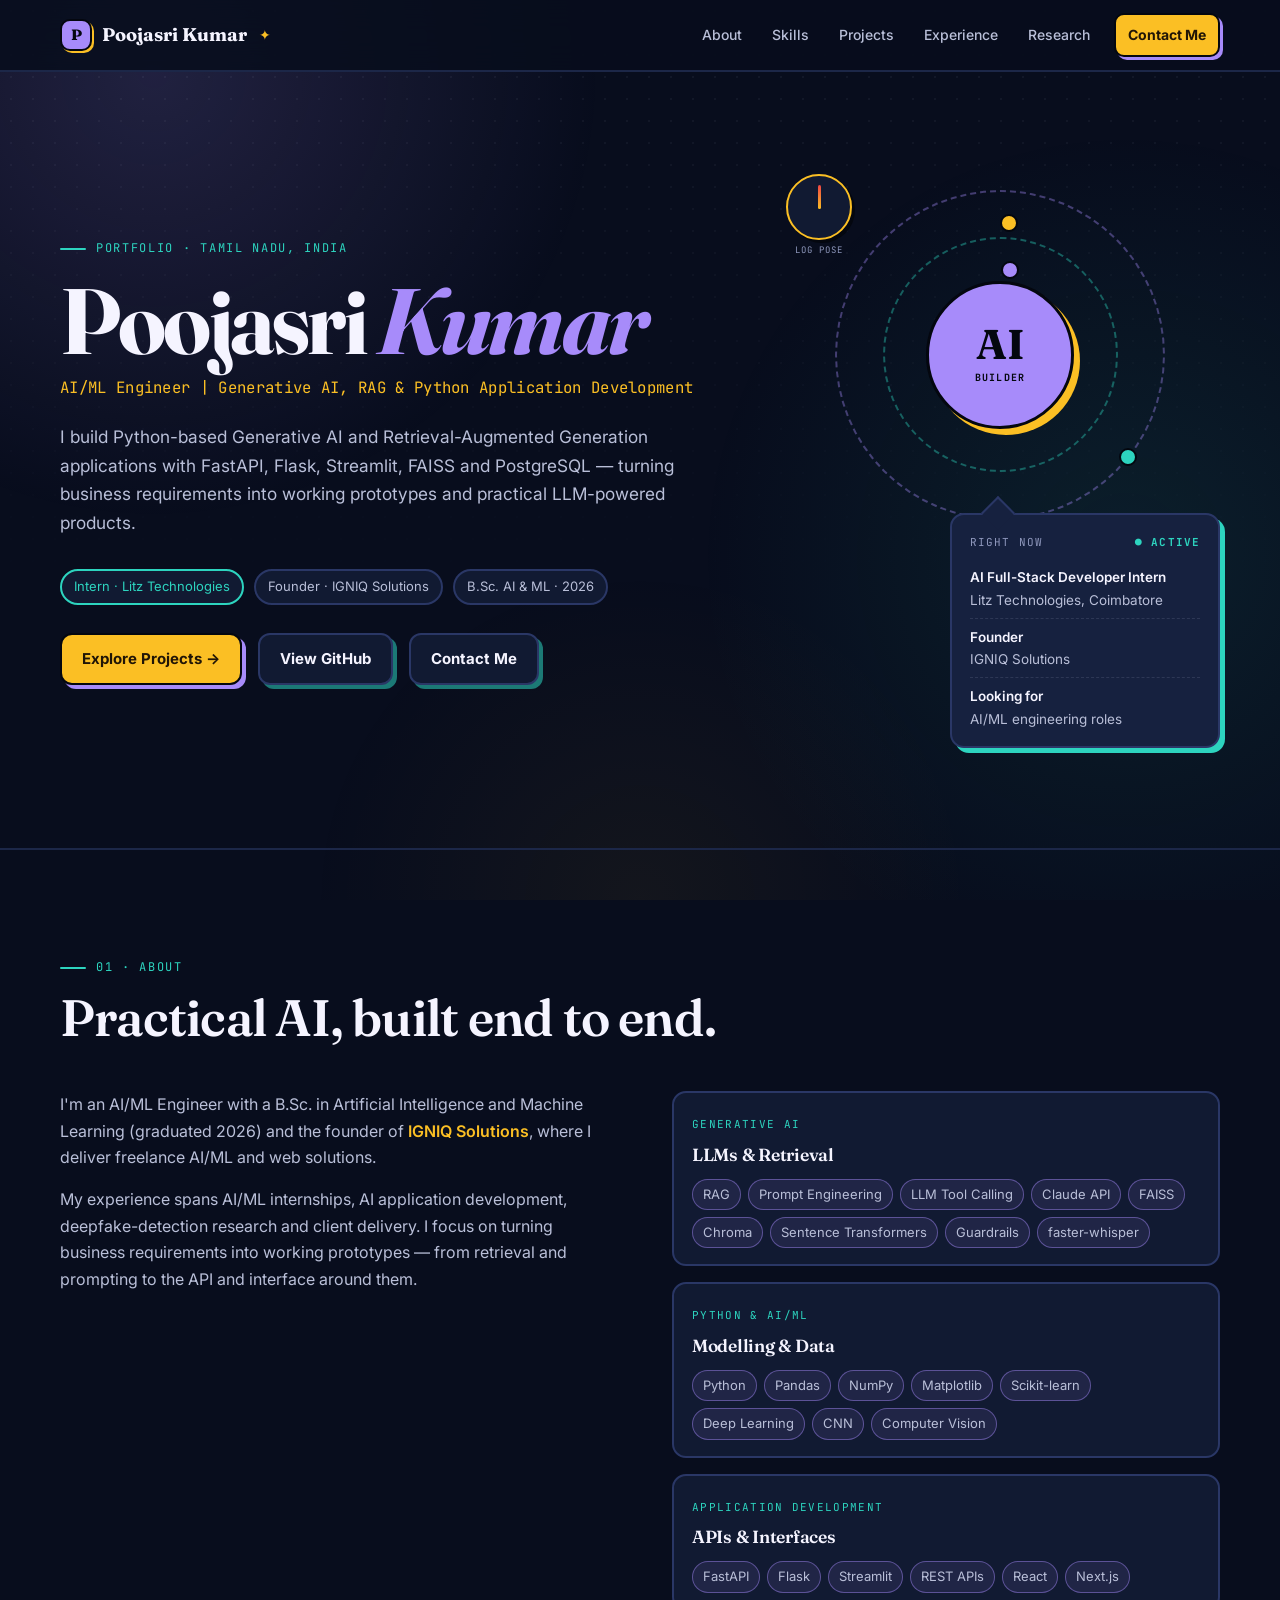
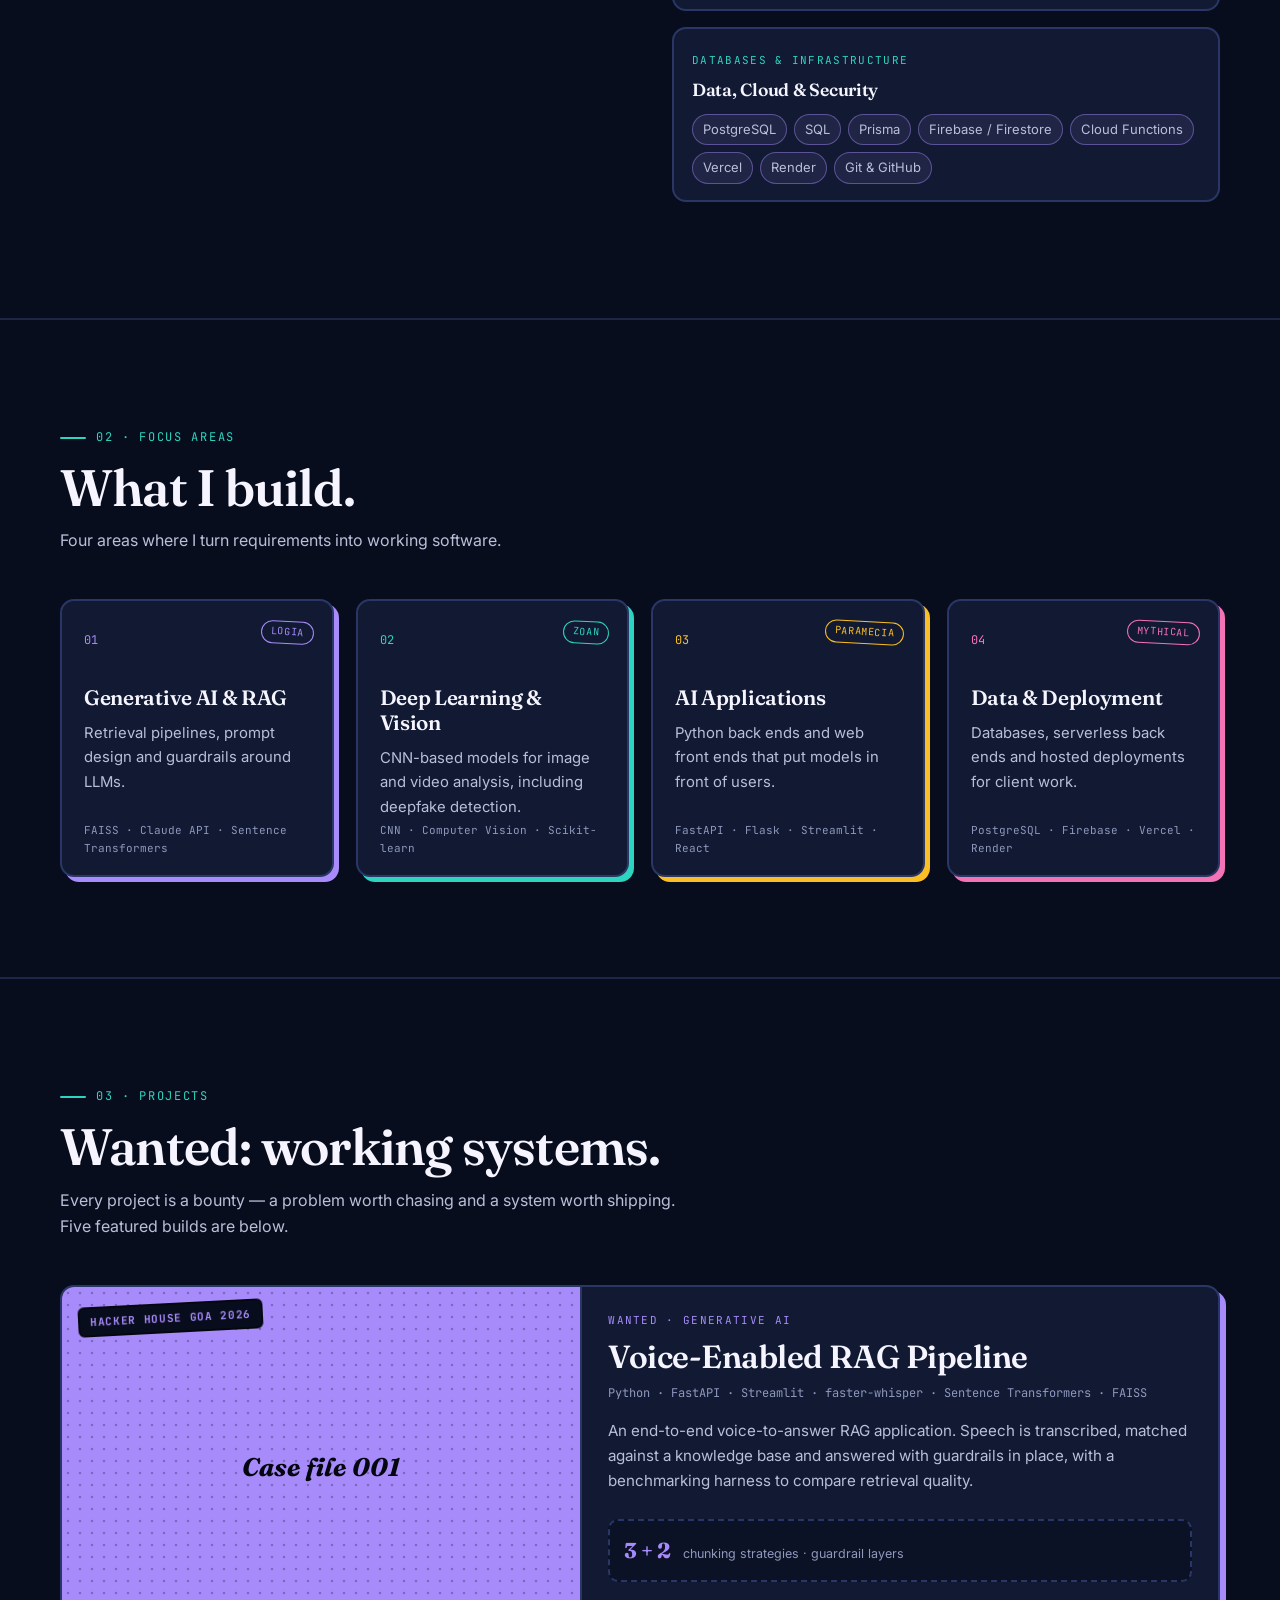
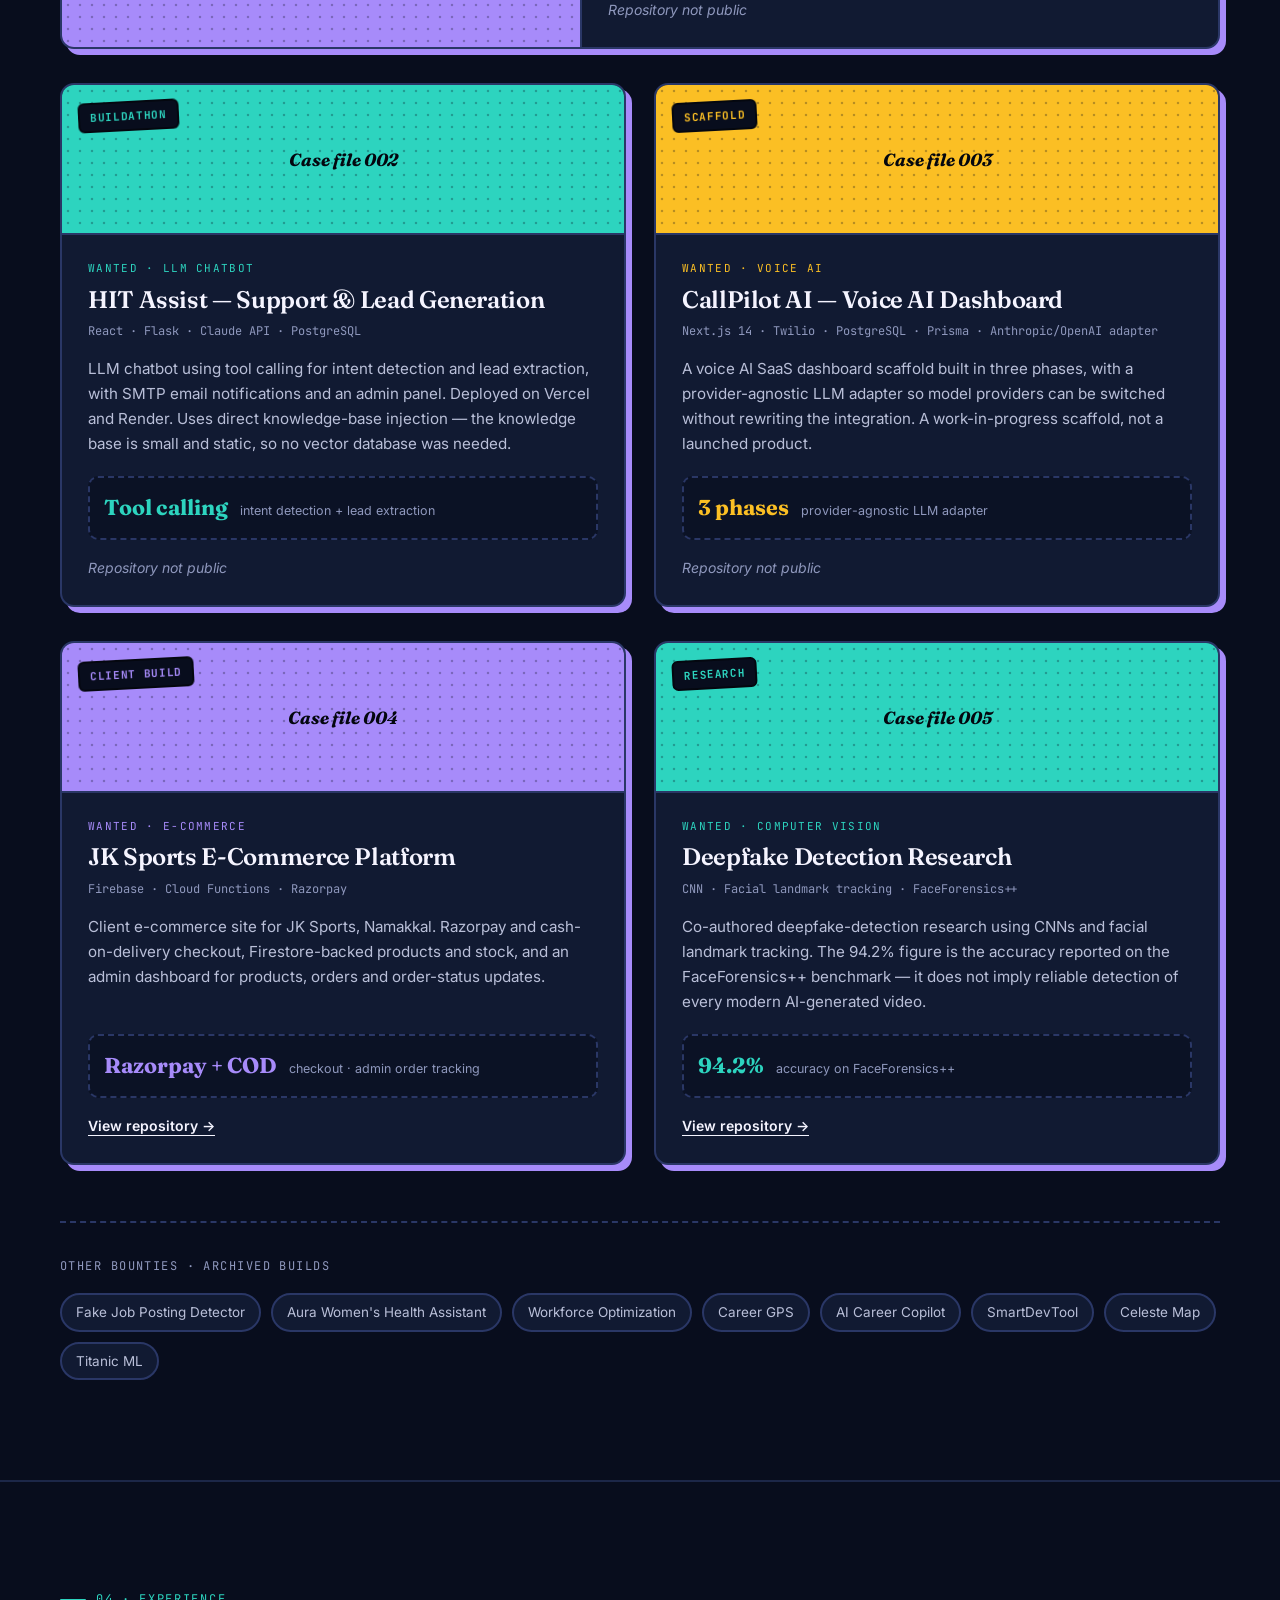
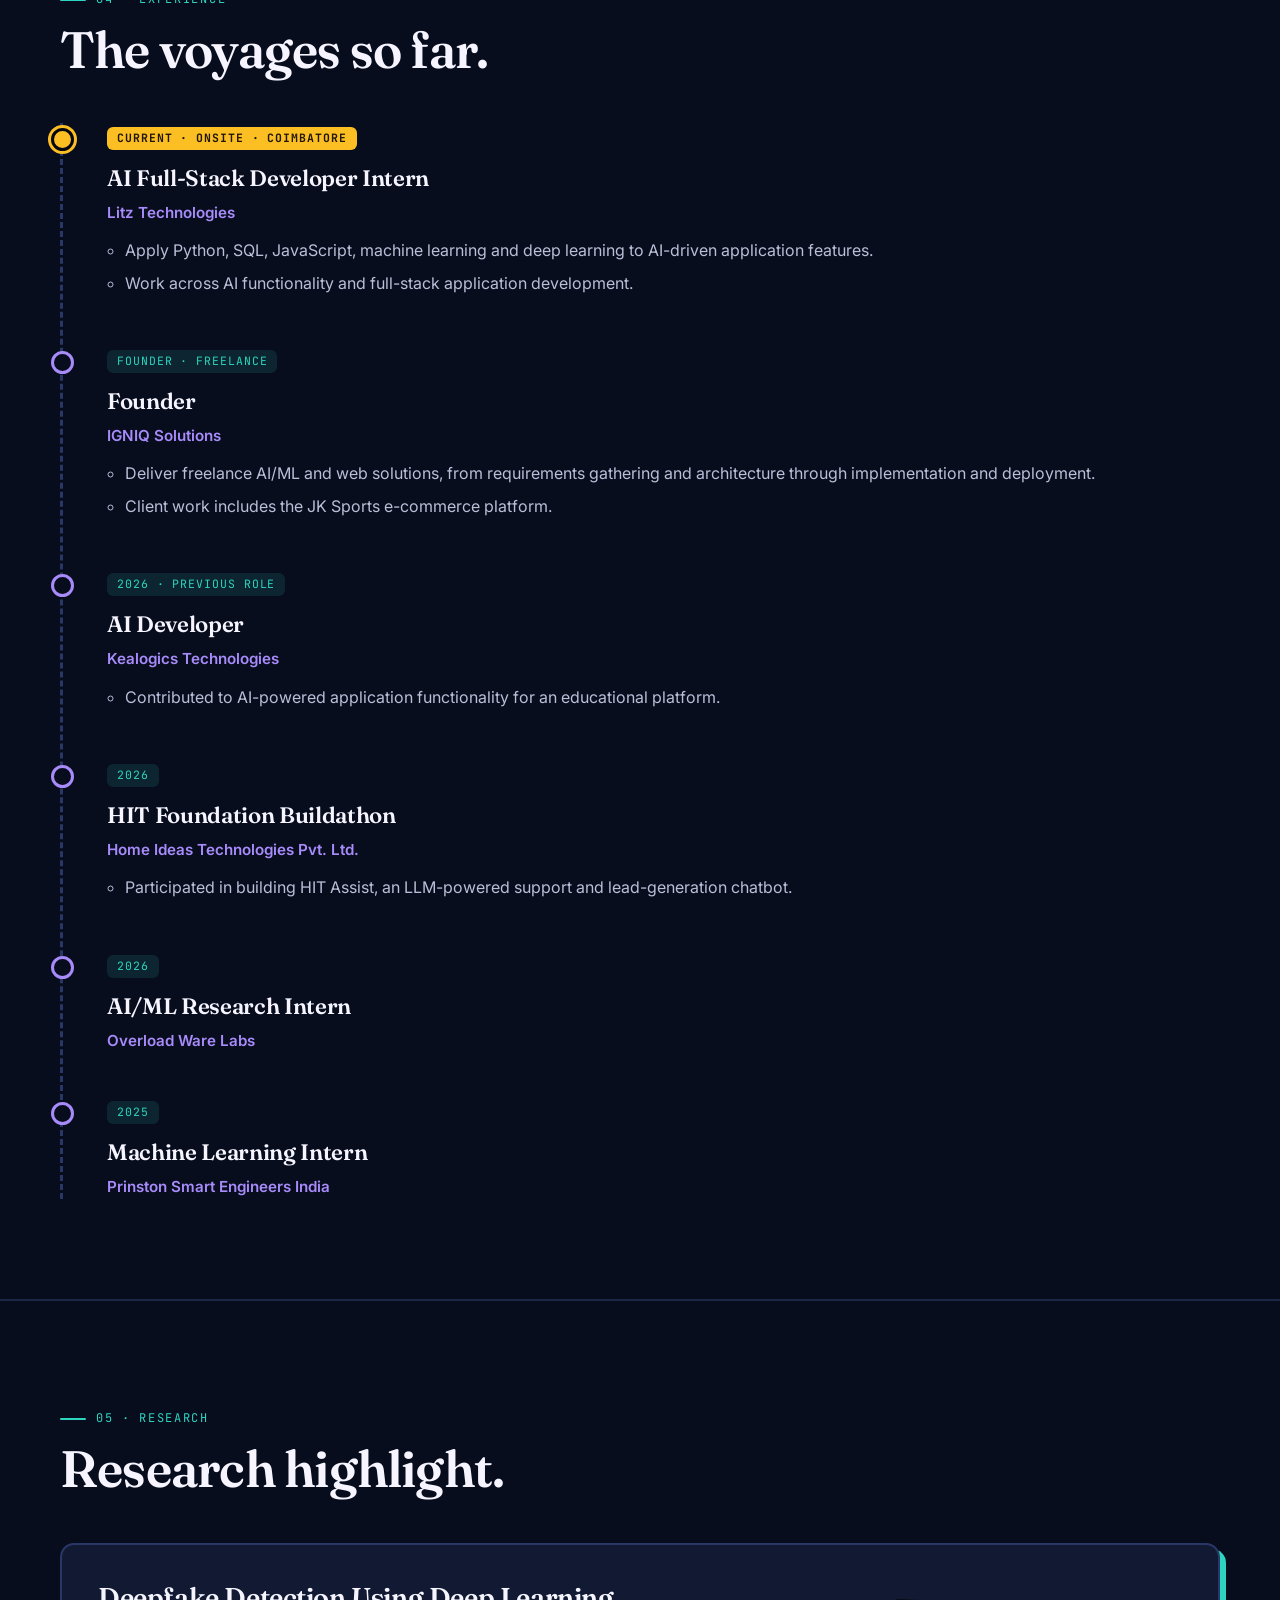
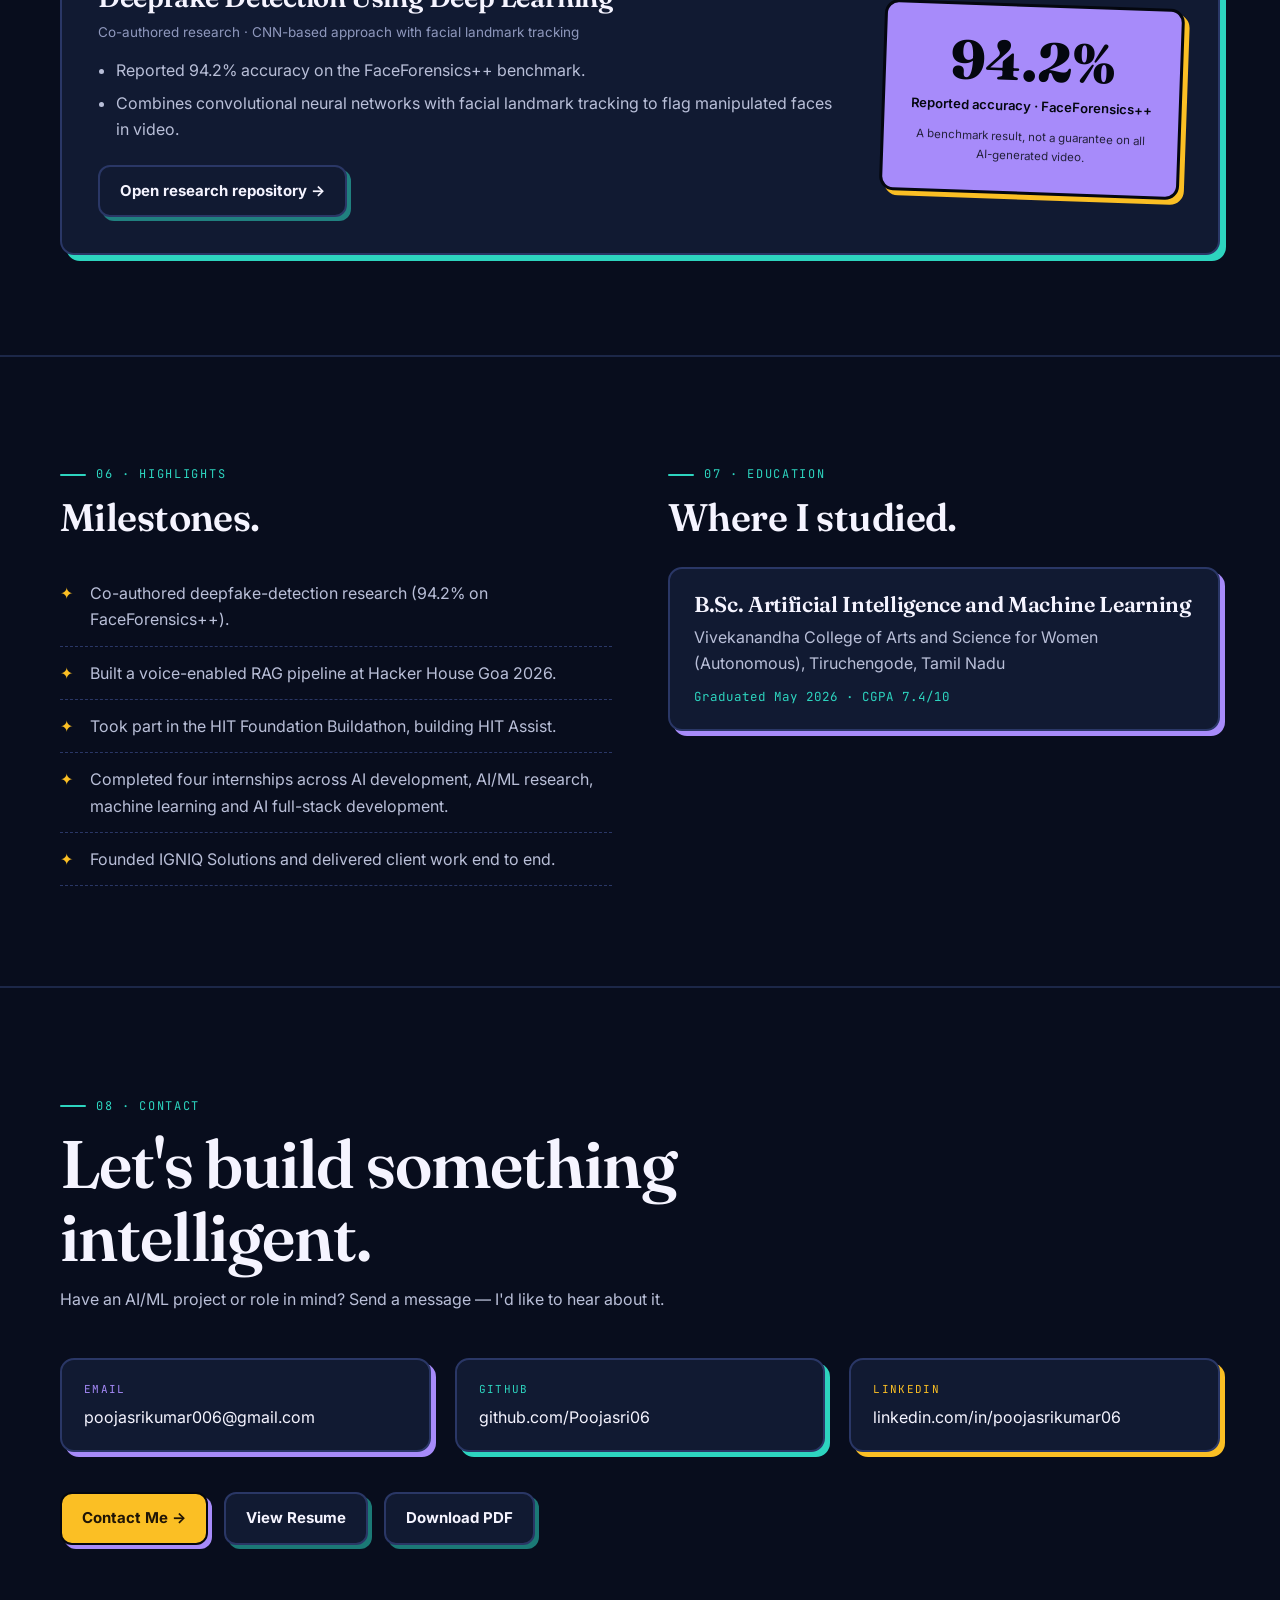
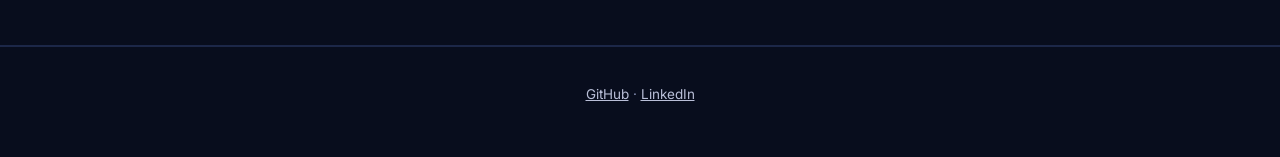
<file: index.html>
<!DOCTYPE html>
<html lang="en">
<head>
  <meta charset="UTF-8">
  <meta name="viewport" content="width=device-width, initial-scale=1.0">

  <title>Poojasri Kumar | AI/ML Engineer — Generative AI &amp; RAG</title>
  <meta name="description" content="Poojasri Kumar is an AI/ML Engineer building Generative AI and RAG applications in Python with FastAPI, Flask, Streamlit, FAISS and PostgreSQL. Projects, experience and deepfake-detection research.">
  <meta name="theme-color" content="#080D1D">
  <meta name="author" content="Poojasri Kumar">

  <meta property="og:type" content="website">
  <meta property="og:title" content="Poojasri Kumar | AI/ML Engineer">
  <meta property="og:description" content="Generative AI, RAG and Python application development. Projects, experience and research.">
  <meta property="og:url" content="https://poojasri06.github.io/My-portfolio/">

  <link rel="canonical" href="https://poojasri06.github.io/My-portfolio/">
  <link rel="preconnect" href="https://fonts.googleapis.com">
  <link rel="preconnect" href="https://fonts.gstatic.com" crossorigin>
  <link href="https://fonts.googleapis.com/css2?family=Fraunces:ital,opsz,wght@0,9..144,500;0,9..144,600;0,9..144,700;0,9..144,800;1,9..144,600&family=Inter:wght@400;500;600;700&family=JetBrains+Mono:wght@400;500;600&display=swap" rel="stylesheet">
  <link rel="stylesheet" href="style.css">
</head>

<body>
<a class="skip-link" href="#main">Skip to content</a>

<!-- ===================== NAVIGATION ===================== -->
<header class="site">
  <div class="bar">

    <div class="brand-wrap">
      <a class="brand" href="#home">
        <span class="brand-mark" aria-hidden="true">P</span>
        Poojasri Kumar
      </a>
      <button class="dot" id="posterTrigger" type="button"
              aria-label="Open secret wanted poster"
              aria-haspopup="dialog"
              title="You found a secret.">✦</button>
    </div>

    <button class="nav-toggle" id="navToggle" type="button"
            aria-expanded="false" aria-controls="primaryNav">Menu</button>

    <nav class="primary" id="primaryNav" aria-label="Primary">
      <a href="#about">About</a>
      <a href="#capabilities">Skills</a>
      <a href="#work">Projects</a>
      <a href="#experience">Experience</a>
      <a href="#research">Research</a>
      <a class="nav-cta" href="#contact">Contact Me</a>
    </nav>

  </div>
</header>

<main id="main">

<!-- ===================== HERO ===================== -->
<section class="hero" id="home">
  <div class="wrap hero-grid">

    <div>
      <span class="eyebrow">Portfolio · Tamil Nadu, India</span>

      <h1>Poojasri <span class="accent">Kumar</span></h1>
      <p class="hero-role">AI/ML Engineer | Generative AI, RAG &amp; Python Application Development</p>

      <p class="lead">
        I build Python-based Generative AI and Retrieval-Augmented Generation
        applications with FastAPI, Flask, Streamlit, FAISS and PostgreSQL —
        turning business requirements into working prototypes and practical
        LLM-powered products.
      </p>

      <ul class="hero-tags" aria-label="Current status">
        <li class="on">Intern · Litz Technologies</li>
        <li>Founder · IGNIQ Solutions</li>
        <li>B.Sc. AI &amp; ML · 2026</li>
      </ul>

      <div class="hero-cta">
        <a class="btn btn-solid" href="#work">Explore Projects →</a>
        <a class="btn btn-ghost" href="https://github.com/Poojasri06" target="_blank" rel="noopener noreferrer">View GitHub</a>
        <a class="btn btn-ghost" href="#contact">Contact Me</a>
      </div>
    </div>

    <!-- hero illustration -->
    <div class="ai-core" aria-hidden="true">
      <div class="core-orbit"></div>
      <div class="core-orbit two"></div>

      <div class="log-pose" title="Log Pose — always points toward the next challenge">
        <div class="log-pose-needle"></div>
        <span class="log-pose-label">LOG POSE</span>
      </div>

      <div class="core-node">
        <strong>AI</strong>
        <span>BUILDER</span>
      </div>

      <div class="system-status">
        <div class="status-title">
          <span>Right now</span>
          <strong>● Active</strong>
        </div>
        <div class="status-row"><b>AI Full-Stack Developer Intern</b>Litz Technologies, Coimbatore</div>
        <div class="status-row"><b>Founder</b>IGNIQ Solutions</div>
        <div class="status-row"><b>Looking for</b>AI/ML engineering roles</div>
      </div>
    </div>

  </div>
</section>

<!-- ===================== ABOUT ===================== -->
<section id="about">
  <div class="wrap">

    <div class="section-head reveal">
      <span class="eyebrow">01 · About</span>
      <h2>Practical AI, built end to end.</h2>
    </div>

    <div class="about-grid reveal">

      <div>
        <p>
          I'm an AI/ML Engineer with a B.Sc. in Artificial Intelligence and
          Machine Learning (graduated 2026) and the founder of
          <strong>IGNIQ Solutions</strong>, where I deliver freelance AI/ML and
          web solutions.
        </p>
        <p>
          My experience spans AI/ML internships, AI application development,
          deepfake-detection research and client delivery. I focus on turning
          business requirements into working prototypes — from retrieval and
          prompting to the API and interface around them.
        </p>
      </div>

      <div>
        <div class="skill-group">
          <span class="tier">Generative AI</span>
          <h4>LLMs &amp; Retrieval</h4>
          <div class="chip-row">
            <span class="chip">RAG</span>
            <span class="chip">Prompt Engineering</span>
            <span class="chip">LLM Tool Calling</span>
            <span class="chip">Claude API</span>
            <span class="chip">FAISS</span>
            <span class="chip">Chroma</span>
            <span class="chip">Sentence Transformers</span>
            <span class="chip">Guardrails</span>
            <span class="chip">faster-whisper</span>
          </div>
        </div>

        <div class="skill-group">
          <span class="tier">Python &amp; AI/ML</span>
          <h4>Modelling &amp; Data</h4>
          <div class="chip-row">
            <span class="chip">Python</span>
            <span class="chip">Pandas</span>
            <span class="chip">NumPy</span>
            <span class="chip">Matplotlib</span>
            <span class="chip">Scikit-learn</span>
            <span class="chip">Deep Learning</span>
            <span class="chip">CNN</span>
            <span class="chip">Computer Vision</span>
          </div>
        </div>

        <div class="skill-group">
          <span class="tier">Application Development</span>
          <h4>APIs &amp; Interfaces</h4>
          <div class="chip-row">
            <span class="chip">FastAPI</span>
            <span class="chip">Flask</span>
            <span class="chip">Streamlit</span>
            <span class="chip">REST APIs</span>
            <span class="chip">React</span>
            <span class="chip">Next.js</span>
          </div>
        </div>

        <div class="skill-group">
          <span class="tier">Databases &amp; Infrastructure</span>
          <h4>Data, Cloud &amp; Security</h4>
          <div class="chip-row">
            <span class="chip">PostgreSQL</span>
            <span class="chip">SQL</span>
            <span class="chip">Prisma</span>
            <span class="chip">Firebase / Firestore</span>
            <span class="chip">Cloud Functions</span>
            <span class="chip">Vercel</span>
            <span class="chip">Render</span>
            <span class="chip">Git &amp; GitHub</span>
          </div>
        </div>
      </div>

    </div>
  </div>
</section>

<!-- ===================== WHAT I BUILD ===================== -->
<section id="capabilities">
  <div class="wrap">

    <div class="section-head reveal">
      <span class="eyebrow">02 · Focus areas</span>
      <h2>What I build.</h2>
      <p>Four areas where I turn requirements into working software.</p>
    </div>

    <div class="capability-grid reveal">

      <article class="capability">
        <span class="capability-number">01</span>
        <span class="fruit-tag">Logia</span>
        <h3>Generative AI &amp; RAG</h3>
        <p>Retrieval pipelines, prompt design and guardrails around LLMs.</p>
        <span class="tech">FAISS · Claude API · Sentence Transformers</span>
      </article>

      <article class="capability">
        <span class="capability-number">02</span>
        <span class="fruit-tag">Zoan</span>
        <h3>Deep Learning &amp; Vision</h3>
        <p>CNN-based models for image and video analysis, including deepfake detection.</p>
        <span class="tech">CNN · Computer Vision · Scikit-learn</span>
      </article>

      <article class="capability">
        <span class="capability-number">03</span>
        <span class="fruit-tag">Paramecia</span>
        <h3>AI Applications</h3>
        <p>Python back ends and web front ends that put models in front of users.</p>
        <span class="tech">FastAPI · Flask · Streamlit · React</span>
      </article>

      <article class="capability">
        <span class="capability-number">04</span>
        <span class="fruit-tag">Mythical</span>
        <h3>Data &amp; Deployment</h3>
        <p>Databases, serverless back ends and hosted deployments for client work.</p>
        <span class="tech">PostgreSQL · Firebase · Vercel · Render</span>
      </article>

    </div>
  </div>
</section>

<!-- ===================== PROJECTS: BOUNTY BOARD ===================== -->
<section id="work">
  <div class="wrap">

    <div class="section-head reveal">
      <span class="eyebrow">03 · Projects</span>
      <h2>Wanted: working systems.</h2>
      <p>
        Every project is a bounty — a problem worth chasing and a system worth
        shipping. Five featured builds are below.
      </p>
    </div>

    <div class="bounty-board reveal">

      <!-- 1 -->
      <article class="bounty-card featured">
        <div class="bounty-media" aria-hidden="true">
          <span>Case file 001</span>
          <div class="bounty-stamp">HACKER HOUSE GOA 2026</div>
        </div>
        <div class="bounty-body">
          <span class="bounty-label">Wanted · Generative AI</span>
          <h3>Voice-Enabled RAG Pipeline</h3>
          <p class="bounty-tech">Python · FastAPI · Streamlit · faster-whisper · Sentence Transformers · FAISS</p>
          <p class="desc">
            An end-to-end voice-to-answer RAG application. Speech is transcribed,
            matched against a knowledge base and answered with guardrails in place,
            with a benchmarking harness to compare retrieval quality.
          </p>
          <div class="bounty-metric">
            <span class="num">3 + 2</span>
            <span class="label">chunking strategies · guardrail layers</span>
          </div>
          <div class="bounty-links"><span>Repository not public</span></div>
        </div>
      </article>

      <!-- 2 -->
      <article class="bounty-card">
        <div class="bounty-media" aria-hidden="true">
          <span>Case file 002</span>
          <div class="bounty-stamp">BUILDATHON</div>
        </div>
        <div class="bounty-body">
          <span class="bounty-label">Wanted · LLM chatbot</span>
          <h3>HIT Assist — Support &amp; Lead Generation</h3>
          <p class="bounty-tech">React · Flask · Claude API · PostgreSQL</p>
          <p class="desc">
            LLM chatbot using tool calling for intent detection and lead extraction,
            with SMTP email notifications and an admin panel. Deployed on Vercel and
            Render. Uses direct knowledge-base injection — the knowledge base is
            small and static, so no vector database was needed.
          </p>
          <div class="bounty-metric">
            <span class="num">Tool calling</span>
            <span class="label">intent detection + lead extraction</span>
          </div>
          <div class="bounty-links"><span>Repository not public</span></div>
        </div>
      </article>

      <!-- 3 -->
      <article class="bounty-card">
        <div class="bounty-media" aria-hidden="true">
          <span>Case file 003</span>
          <div class="bounty-stamp">SCAFFOLD</div>
        </div>
        <div class="bounty-body">
          <span class="bounty-label">Wanted · Voice AI</span>
          <h3>CallPilot AI — Voice AI Dashboard</h3>
          <p class="bounty-tech">Next.js 14 · Twilio · PostgreSQL · Prisma · Anthropic/OpenAI adapter</p>
          <p class="desc">
            A voice AI SaaS dashboard scaffold built in three phases, with a
            provider-agnostic LLM adapter so model providers can be switched
            without rewriting the integration. A work-in-progress scaffold, not a
            launched product.
          </p>
          <div class="bounty-metric">
            <span class="num">3 phases</span>
            <span class="label">provider-agnostic LLM adapter</span>
          </div>
          <div class="bounty-links"><span>Repository not public</span></div>
        </div>
      </article>

      <!-- 4 -->
      <article class="bounty-card">
        <div class="bounty-media" aria-hidden="true">
          <span>Case file 004</span>
          <div class="bounty-stamp">CLIENT BUILD</div>
        </div>
        <div class="bounty-body">
          <span class="bounty-label">Wanted · E-commerce</span>
          <h3>JK Sports E-Commerce Platform</h3>
          <p class="bounty-tech">Firebase · Cloud Functions · Razorpay</p>
          <p class="desc">
            Client e-commerce site for JK Sports, Namakkal. Razorpay and
            cash-on-delivery checkout, Firestore-backed products and stock, and an
            admin dashboard for products, orders and order-status updates.
          </p>
          <div class="bounty-metric">
            <span class="num">Razorpay + COD</span>
            <span class="label">checkout · admin order tracking</span>
          </div>
          <div class="bounty-links">
            <a href="https://github.com/Poojasri06/jk-sports" target="_blank" rel="noopener noreferrer">View repository →</a>
          </div>
        </div>
      </article>

      <!-- 5 -->
      <article class="bounty-card">
        <div class="bounty-media" aria-hidden="true">
          <span>Case file 005</span>
          <div class="bounty-stamp">RESEARCH</div>
        </div>
        <div class="bounty-body">
          <span class="bounty-label">Wanted · Computer vision</span>
          <h3>Deepfake Detection Research</h3>
          <p class="bounty-tech">CNN · Facial landmark tracking · FaceForensics++</p>
          <p class="desc">
            Co-authored deepfake-detection research using CNNs and facial landmark
            tracking. The 94.2% figure is the accuracy reported on the
            FaceForensics++ benchmark — it does not imply reliable detection of
            every modern AI-generated video.
          </p>
          <div class="bounty-metric">
            <span class="num">94.2%</span>
            <span class="label">accuracy on FaceForensics++</span>
          </div>
          <div class="bounty-links">
            <a href="https://github.com/Poojasri06/Deepfake-video-detection" target="_blank" rel="noopener noreferrer">View repository →</a>
          </div>
        </div>
      </article>

    </div>

    <div class="more-builds reveal">
      <span class="tier">Other bounties · archived builds</span>
      <div class="more-row">
        <a href="https://github.com/Poojasri06/job-scan-fraud-detector" target="_blank" rel="noopener noreferrer">Fake Job Posting Detector</a>
        <a href="https://github.com/Poojasri06/women-health-assistant" target="_blank" rel="noopener noreferrer">Aura Women's Health Assistant</a>
        <a href="https://github.com/Poojasri06/work-force" target="_blank" rel="noopener noreferrer">Workforce Optimization</a>
        <a href="https://github.com/Poojasri06/career-gps" target="_blank" rel="noopener noreferrer">Career GPS</a>
        <a href="https://github.com/Poojasri06/AI-Career-Copilot" target="_blank" rel="noopener noreferrer">AI Career Copilot</a>
        <a href="https://github.com/Poojasri06/smart-dev-tool-for-api-integeration" target="_blank" rel="noopener noreferrer">SmartDevTool</a>
        <a href="https://github.com/Poojasri06/Celeste-map" target="_blank" rel="noopener noreferrer">Celeste Map</a>
        <a href="https://github.com/Poojasri06/titanic-survival-machine-learning" target="_blank" rel="noopener noreferrer">Titanic ML</a>
      </div>
    </div>

  </div>
</section>

<!-- ===================== EXPERIENCE ===================== -->
<section id="experience">
  <div class="wrap">

    <div class="section-head reveal">
      <span class="eyebrow">04 · Experience</span>
      <h2>The voyages so far.</h2>
    </div>

    <ol class="timeline reveal">

      <li class="tl-item current">
        <span class="tl-date">Current · Onsite · Coimbatore</span>
        <h3>AI Full-Stack Developer Intern</h3>
        <span class="org">Litz Technologies</span>
        <ul>
          <li>Apply Python, SQL, JavaScript, machine learning and deep learning to AI-driven application features.</li>
          <li>Work across AI functionality and full-stack application development.</li>
        </ul>
      </li>

      <li class="tl-item">
        <span class="tl-date">Founder · Freelance</span>
        <h3>Founder</h3>
        <span class="org">IGNIQ Solutions</span>
        <ul>
          <li>Deliver freelance AI/ML and web solutions, from requirements gathering and architecture through implementation and deployment.</li>
          <li>Client work includes the JK Sports e-commerce platform.</li>
        </ul>
      </li>

      <li class="tl-item">
        <span class="tl-date">2026 · Previous role</span>
        <h3>AI Developer</h3>
        <span class="org">Kealogics Technologies</span>
        <ul>
          <li>Contributed to AI-powered application functionality for an educational platform.</li>
        </ul>
      </li>

      <li class="tl-item">
        <span class="tl-date">2026</span>
        <h3>HIT Foundation Buildathon</h3>
        <span class="org">Home Ideas Technologies Pvt. Ltd.</span>
        <ul>
          <li>Participated in building HIT Assist, an LLM-powered support and lead-generation chatbot.</li>
        </ul>
      </li>

      <li class="tl-item">
        <span class="tl-date">2026</span>
        <h3>AI/ML Research Intern</h3>
        <span class="org">Overload Ware Labs</span>
      </li>

      <li class="tl-item">
        <span class="tl-date">2025</span>
        <h3>Machine Learning Intern</h3>
        <span class="org">Prinston Smart Engineers India</span>
      </li>

    </ol>
  </div>
</section>

<!-- ===================== RESEARCH ===================== -->
<section id="research">
  <div class="wrap">

    <div class="section-head reveal">
      <span class="eyebrow">05 · Research</span>
      <h2>Research highlight.</h2>
    </div>

    <div class="research-block reveal">

      <div>
        <h3>Deepfake Detection Using Deep Learning</h3>
        <div class="byline">Co-authored research · CNN-based approach with facial landmark tracking</div>
        <ul>
          <li>Reported 94.2% accuracy on the FaceForensics++ benchmark.</li>
          <li>Combines convolutional neural networks with facial landmark tracking to flag manipulated faces in video.</li>
        </ul>
        <a class="btn btn-ghost" href="https://github.com/Poojasri06/Deepfake-video-detection" target="_blank" rel="noopener noreferrer">Open research repository →</a>
      </div>

      <div class="research-readout">
        <span class="value">94.2%</span>
        <span class="label">Reported accuracy · FaceForensics++</span>
        <span class="caveat">A benchmark result, not a guarantee on all AI-generated video.</span>
      </div>

    </div>
  </div>
</section>

<!-- ===================== HIGHLIGHTS + EDUCATION ===================== -->
<section id="achievements">
  <div class="wrap achievement-grid">

    <div class="reveal">
      <div class="section-head">
        <span class="eyebrow">06 · Highlights</span>
        <h2>Milestones.</h2>
      </div>
      <ul class="list-plain">
        <li>Co-authored deepfake-detection research (94.2% on FaceForensics++).</li>
        <li>Built a voice-enabled RAG pipeline at Hacker House Goa 2026.</li>
        <li>Took part in the HIT Foundation Buildathon, building HIT Assist.</li>
        <li>Completed four internships across AI development, AI/ML research, machine learning and AI full-stack development.</li>
        <li>Founded IGNIQ Solutions and delivered client work end to end.</li>
      </ul>
    </div>

    <div class="reveal" id="education">
      <div class="section-head">
        <span class="eyebrow">07 · Education</span>
        <h2>Where I studied.</h2>
      </div>
      <div class="edu-item">
        <h3>B.Sc. Artificial Intelligence and Machine Learning</h3>
        <div class="org">Vivekanandha College of Arts and Science for Women (Autonomous), Tiruchengode, Tamil Nadu</div>
        <div class="meta">Graduated May 2026 · CGPA 7.4/10</div>
      </div>
    </div>

  </div>
</section>

<!-- ===================== CONTACT ===================== -->
<section id="contact" class="contact-section">
  <div class="wrap">

    <div class="section-head reveal">
      <span class="eyebrow">08 · Contact</span>
      <h2>Let's build something intelligent.</h2>
      <p>Have an AI/ML project or role in mind? Send a message — I'd like to hear about it.</p>
    </div>

    <div class="contact-grid reveal">
      <div class="contact-card">
        <span class="label">Email</span>
        <a href="mailto:poojasrikumar006@gmail.com">poojasrikumar006@gmail.com</a>
      </div>
      <div class="contact-card">
        <span class="label">GitHub</span>
        <a href="https://github.com/Poojasri06" target="_blank" rel="noopener noreferrer">github.com/Poojasri06</a>
      </div>
      <div class="contact-card">
        <span class="label">LinkedIn</span>
        <a href="https://www.linkedin.com/in/poojasrikumar06/" target="_blank" rel="noopener noreferrer">linkedin.com/in/poojasrikumar06</a>
      </div>
    </div>

    <div class="hero-cta contact-cta reveal">
      <a class="btn btn-solid" href="mailto:poojasrikumar006@gmail.com">Contact Me →</a>
      <a class="btn btn-ghost" href="./resume.html" target="_blank" rel="noopener">View Resume</a>
      <a class="btn btn-ghost" href="./assets/PoojaSri_Resume.pdf" target="_blank" rel="noopener" download>Download PDF</a>
    </div>

  </div>
</section>

</main>

<!-- ===================== WANTED POSTER (EASTER EGG) ===================== -->
<div id="posterOverlay" class="poster-overlay" hidden>
  <div class="poster-card" role="dialog" aria-modal="true" aria-labelledby="posterName">

    <button id="posterClose" class="poster-close" type="button" aria-label="Close wanted poster">×</button>

    <div class="poster-eyebrow">Wanted</div>

    <div class="poster-photo">
      <img src="assets/profile.jpg" alt="Portrait of Poojasri Kumar" width="145" height="145">
    </div>

    <div class="poster-name" id="posterName">Poojasri Kumar</div>
    <div class="poster-alias">A.K.A. AI Engineer · Founder · Creative Thinker</div>

    <div class="poster-charge">
      Charged with: building AI systems that shouldn't exist yet.
    </div>

    <div class="poster-bounty">
      <span class="poster-bounty-label">Bounty</span>
      <span class="poster-bounty-value">∞ IDEAS</span>
      <span class="poster-bounty-note">Wanted across the Grand Line of Artificial Intelligence.</span>
    </div>

    <div class="poster-foot">
      Last sighted: building something unconventional.
      Approach with a project brief.
    </div>

  </div>
</div>

<footer class="site">
  <div class="wrap">
    <a href="https://github.com/Poojasri06" target="_blank" rel="noopener noreferrer">GitHub</a> ·
    <a href="https://www.linkedin.com/in/poojasrikumar06/" target="_blank" rel="noopener noreferrer">LinkedIn</a>
  </div>
</footer>

<script>
/* ---------- mobile navigation ---------- */
(function () {
  var toggle = document.getElementById("navToggle");
  var nav = document.getElementById("primaryNav");
  if (!toggle || !nav) return;

  function setOpen(open) {
    nav.classList.toggle("open", open);
    toggle.setAttribute("aria-expanded", open ? "true" : "false");
  }

  toggle.addEventListener("click", function () {
    setOpen(!nav.classList.contains("open"));
  });

  nav.querySelectorAll("a").forEach(function (link) {
    link.addEventListener("click", function () { setOpen(false); });
  });

  document.addEventListener("keydown", function (e) {
    if (e.key === "Escape" && nav.classList.contains("open")) {
      setOpen(false);
      toggle.focus();
    }
  });
})();

/* ---------- scroll reveal ---------- */
var reduceMotion = window.matchMedia("(prefers-reduced-motion: reduce)").matches;
(function () {
  var els = document.querySelectorAll(".reveal");
  if ("IntersectionObserver" in window && !reduceMotion) {
    var observer = new IntersectionObserver(function (entries) {
      entries.forEach(function (entry) {
        if (entry.isIntersecting) {
          entry.target.classList.add("in");
          observer.unobserve(entry.target);
        }
      });
    }, { threshold: 0.12 });
    els.forEach(function (el) { observer.observe(el); });
  } else {
    els.forEach(function (el) { el.classList.add("in"); });
  }
})();

/* ---------- hero illustration: gentle mouse parallax ---------- */
(function () {
  if (reduceMotion) return;
  var core = document.querySelector(".core-node");
  if (!core) return;
  document.addEventListener("mousemove", function (e) {
    var x = (e.clientX / window.innerWidth - 0.5) * 10;
    var y = (e.clientY / window.innerHeight - 0.5) * 10;
    core.style.transform = "translate(" + x + "px," + y + "px)";
  });
})();

/* ---------- wanted poster easter egg ---------- */
(function () {
  var trigger = document.getElementById("posterTrigger");
  var overlay = document.getElementById("posterOverlay");
  var closeBtn = document.getElementById("posterClose");
  if (!trigger || !overlay || !closeBtn) return;

  function openPoster() {
    overlay.hidden = false;
    document.body.style.overflow = "hidden";
    closeBtn.focus();
  }

  function closePoster() {
    if (overlay.hidden) return;
    overlay.hidden = true;
    document.body.style.overflow = "";
    trigger.focus();
  }

  trigger.addEventListener("click", function (e) {
    e.preventDefault();
    openPoster();
  });

  closeBtn.addEventListener("click", closePoster);

  overlay.addEventListener("click", function (e) {
    if (e.target === overlay) closePoster();
  });

  document.addEventListener("keydown", function (e) {
    if (overlay.hidden) return;
    if (e.key === "Escape") closePoster();
    /* keep keyboard focus inside the dialog */
    if (e.key === "Tab") {
      e.preventDefault();
      closeBtn.focus();
    }
  });
})();
</script>

</body>
</html>
</file>
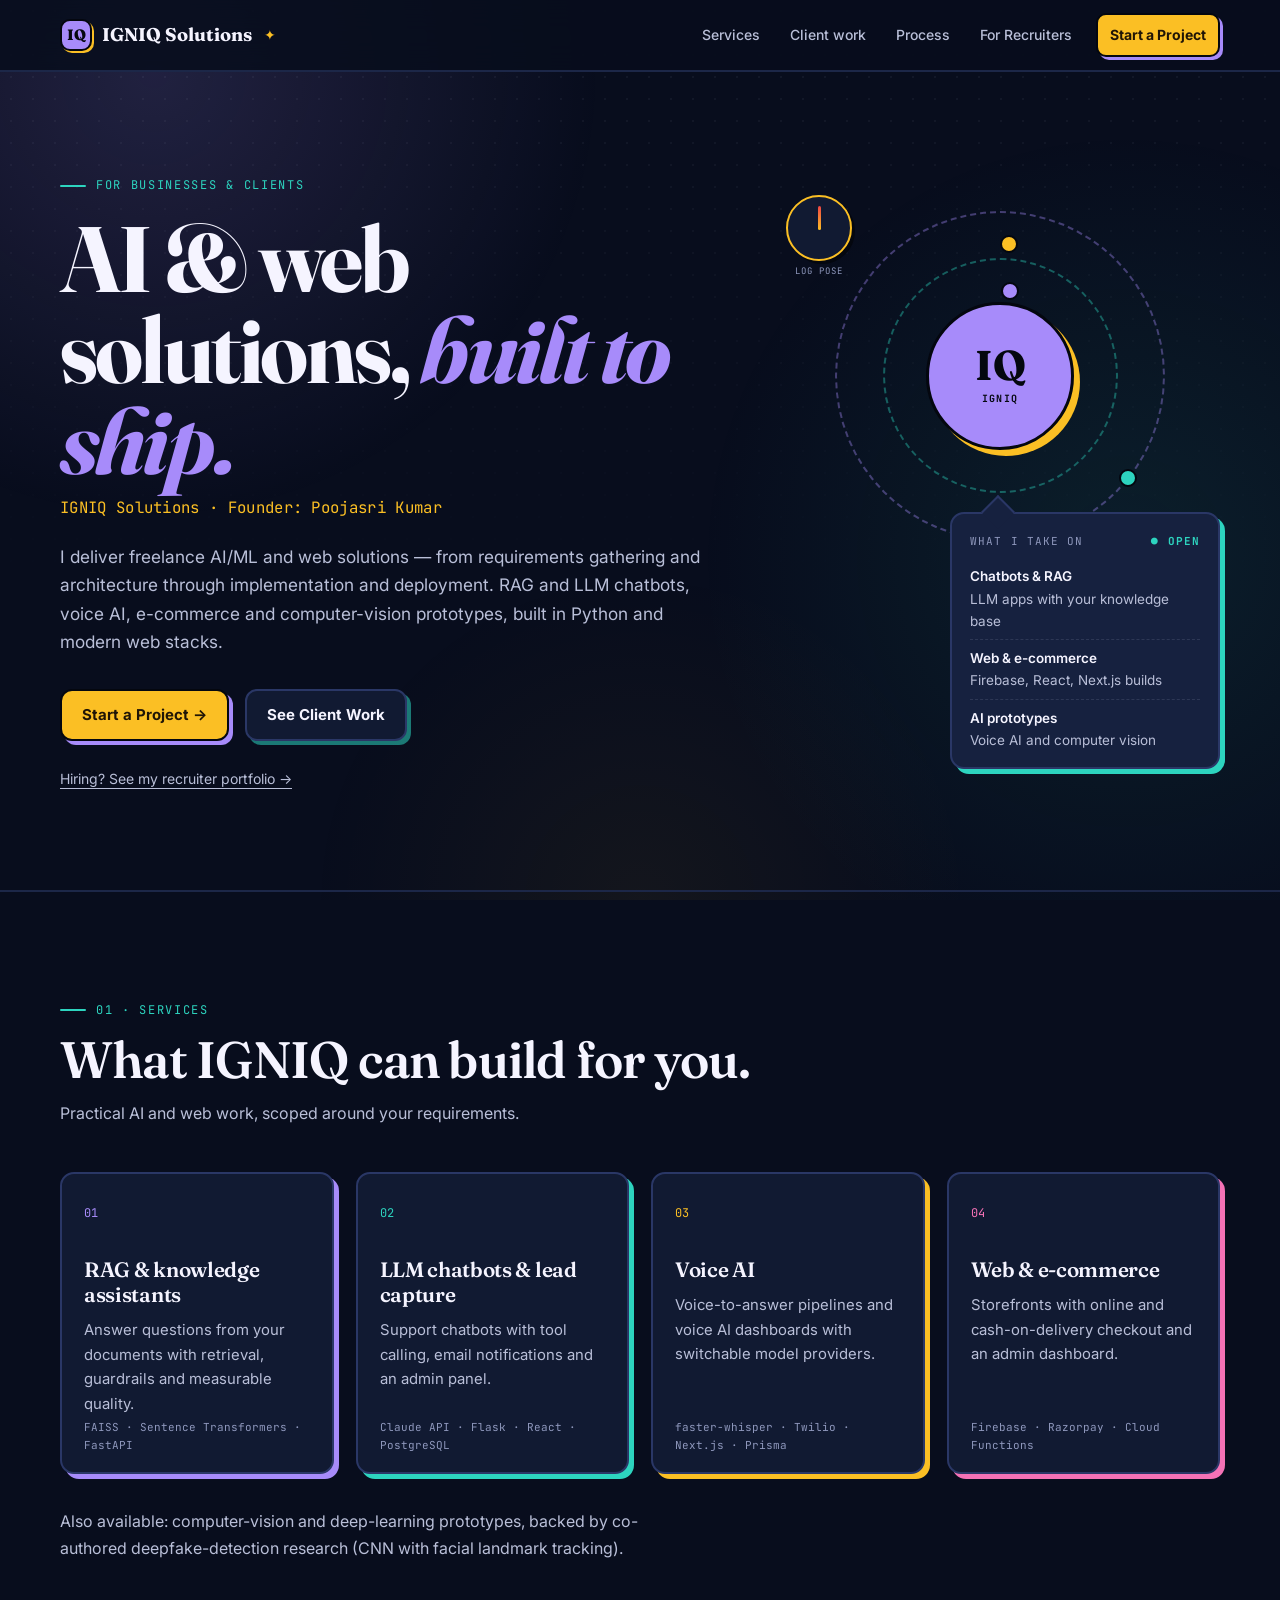
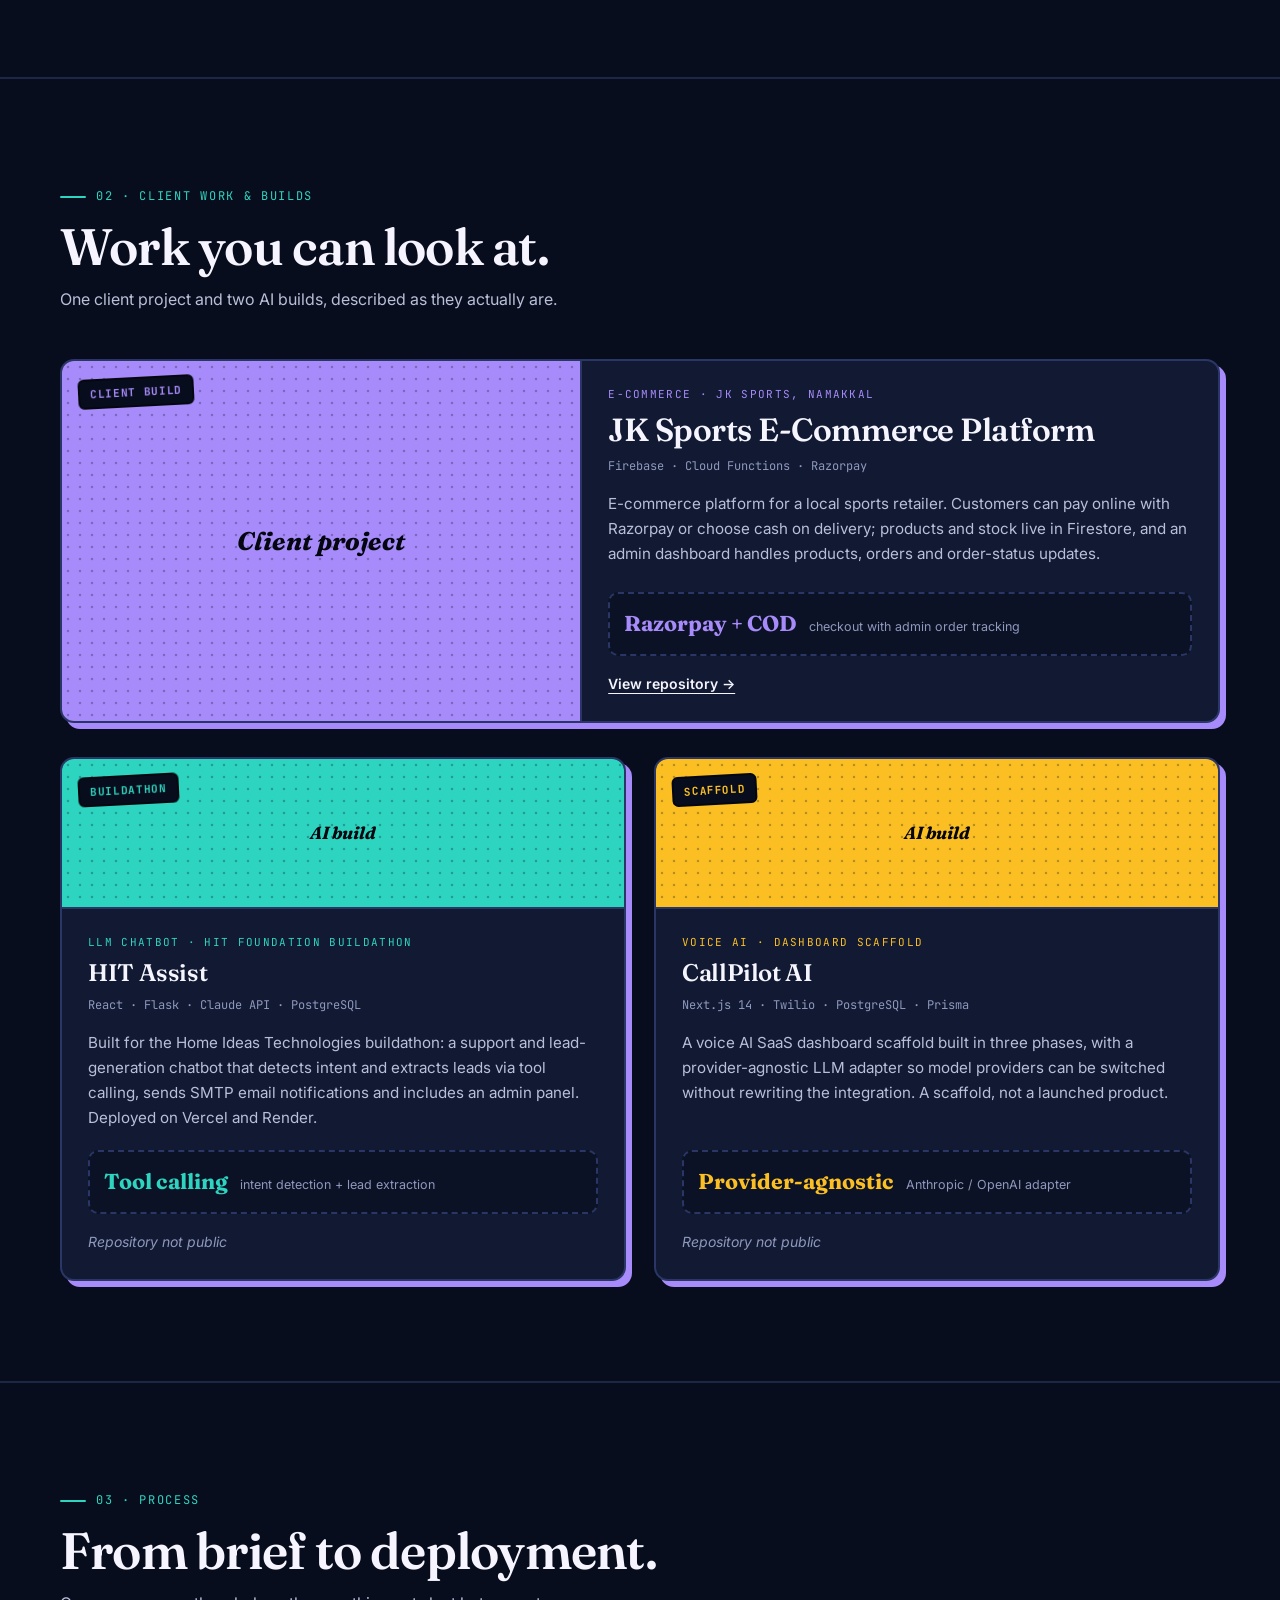
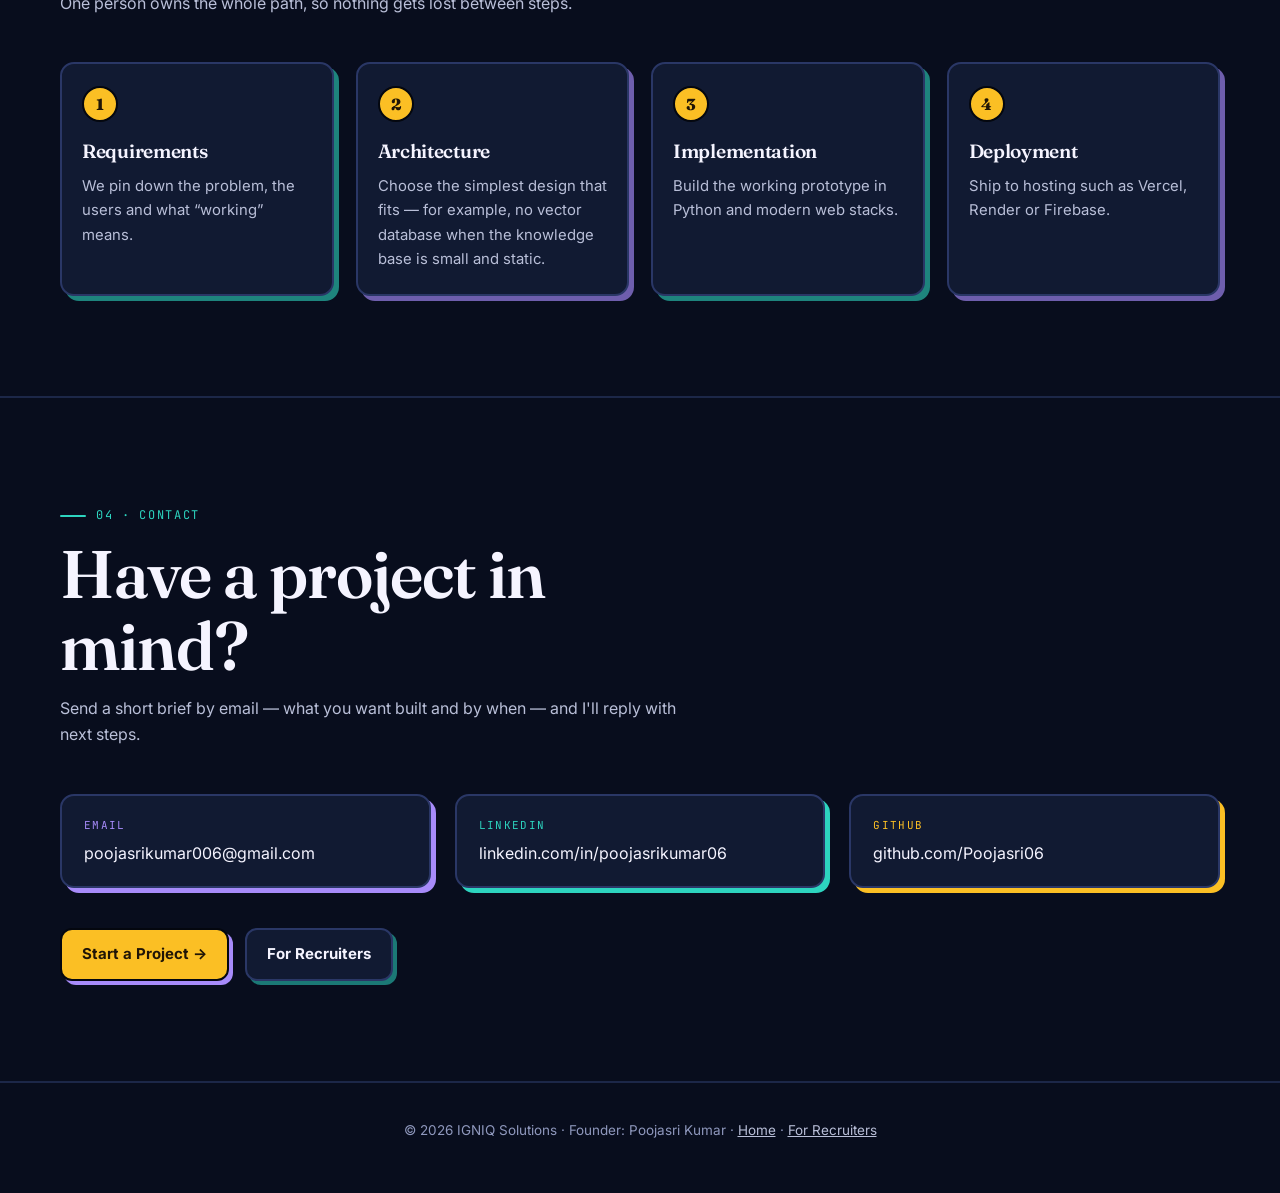
<file: business/index.html>
<!DOCTYPE html>
<html lang="en">
<head>
  <meta charset="UTF-8">
  <meta name="viewport" content="width=device-width, initial-scale=1.0">

  <title>IGNIQ Solutions | AI/ML &amp; Web Solutions by Poojasri Kumar</title>
  <meta name="description" content="IGNIQ Solutions delivers freelance AI/ML and web solutions — RAG and LLM chatbots, voice AI, e-commerce and computer-vision prototypes — from requirements and architecture to deployment.">
  <meta name="theme-color" content="#080D1D">
  <meta name="author" content="Poojasri Kumar">

  <meta property="og:type" content="website">
  <meta property="og:title" content="IGNIQ Solutions | AI/ML &amp; Web Solutions">
  <meta property="og:description" content="Freelance AI/ML and web solutions, from requirements to deployment.">
  <meta property="og:url" content="https://poojasri06.github.io/My-portfolio/business/">

  <link rel="canonical" href="https://poojasri06.github.io/My-portfolio/business/">
  <link rel="preconnect" href="https://fonts.googleapis.com">
  <link rel="preconnect" href="https://fonts.gstatic.com" crossorigin>
  <link href="https://fonts.googleapis.com/css2?family=Fraunces:ital,opsz,wght@0,9..144,500;0,9..144,600;0,9..144,700;0,9..144,800;1,9..144,600&family=Inter:wght@400;500;600;700&family=JetBrains+Mono:wght@400;500;600&display=swap" rel="stylesheet">
  <link rel="stylesheet" href="../style.css">
</head>

<body>
<a class="skip-link" href="#main">Skip to content</a>

<header class="site">
  <div class="bar">

    <div class="brand-wrap">
      <a class="brand" href="#home">
        <span class="brand-mark" aria-hidden="true">IQ</span>
        IGNIQ Solutions
      </a>
      <button class="dot" id="posterTrigger" type="button"
              aria-label="Open secret wanted poster"
              aria-haspopup="dialog"
              title="You found a secret.">✦</button>
    </div>

    <button class="nav-toggle" id="navToggle" type="button"
            aria-expanded="false" aria-controls="primaryNav">Menu</button>

    <nav class="primary" id="primaryNav" aria-label="Primary">
      <a href="#services">Services</a>
      <a href="#work">Client work</a>
      <a href="#process">Process</a>
      <a href="../recruiters/">For Recruiters</a>
      <a class="nav-cta" href="#contact">Start a Project</a>
    </nav>

  </div>
</header>

<main id="main">

<!-- ===================== HERO ===================== -->
<section class="hero" id="home">
  <div class="wrap hero-grid">

    <div>
      <span class="eyebrow">For businesses &amp; clients</span>

      <h1>AI &amp; web solutions, <span class="accent">built to ship.</span></h1>
      <p class="hero-role">IGNIQ Solutions · Founder: Poojasri Kumar</p>

      <p class="lead">
        I deliver freelance AI/ML and web solutions — from requirements
        gathering and architecture through implementation and deployment.
        RAG and LLM chatbots, voice AI, e-commerce and computer-vision
        prototypes, built in Python and modern web stacks.
      </p>

      <div class="hero-cta">
        <a class="btn btn-solid" href="mailto:poojasrikumar006@gmail.com?subject=Project%20enquiry%20%E2%80%94%20IGNIQ%20Solutions">Start a Project →</a>
        <a class="btn btn-ghost" href="#work">See Client Work</a>
      </div>

      <div class="hero-links">
        <a href="../recruiters/">Hiring? See my recruiter portfolio →</a>
      </div>
    </div>

    <div class="ai-core" aria-hidden="true">
      <div class="core-orbit"></div>
      <div class="core-orbit two"></div>

      <div class="log-pose" title="Log Pose — always points toward the next challenge">
        <div class="log-pose-needle"></div>
        <span class="log-pose-label">LOG POSE</span>
      </div>

      <div class="core-node">
        <strong>IQ</strong>
        <span>IGNIQ</span>
      </div>

      <div class="system-status">
        <div class="status-title">
          <span>What I take on</span>
          <strong>● Open</strong>
        </div>
        <div class="status-row"><b>Chatbots &amp; RAG</b>LLM apps with your knowledge base</div>
        <div class="status-row"><b>Web &amp; e-commerce</b>Firebase, React, Next.js builds</div>
        <div class="status-row"><b>AI prototypes</b>Voice AI and computer vision</div>
      </div>
    </div>

  </div>
</section>

<!-- ===================== SERVICES ===================== -->
<section id="services">
  <div class="wrap">

    <div class="section-head reveal">
      <span class="eyebrow">01 · Services</span>
      <h2>What IGNIQ can build for you.</h2>
      <p>Practical AI and web work, scoped around your requirements.</p>
    </div>

    <div class="capability-grid reveal">

      <article class="capability">
        <span class="capability-number">01</span>
        <h3>RAG &amp; knowledge assistants</h3>
        <p>Answer questions from your documents with retrieval, guardrails and measurable quality.</p>
        <span class="tech">FAISS · Sentence Transformers · FastAPI</span>
      </article>

      <article class="capability">
        <span class="capability-number">02</span>
        <h3>LLM chatbots &amp; lead capture</h3>
        <p>Support chatbots with tool calling, email notifications and an admin panel.</p>
        <span class="tech">Claude API · Flask · React · PostgreSQL</span>
      </article>

      <article class="capability">
        <span class="capability-number">03</span>
        <h3>Voice AI</h3>
        <p>Voice-to-answer pipelines and voice AI dashboards with switchable model providers.</p>
        <span class="tech">faster-whisper · Twilio · Next.js · Prisma</span>
      </article>

      <article class="capability">
        <span class="capability-number">04</span>
        <h3>Web &amp; e-commerce</h3>
        <p>Storefronts with online and cash-on-delivery checkout and an admin dashboard.</p>
        <span class="tech">Firebase · Razorpay · Cloud Functions</span>
      </article>

    </div>

    <p class="reveal" style="margin-top:34px;color:var(--text-soft);max-width:64ch;">
      Also available: computer-vision and deep-learning prototypes, backed by
      co-authored deepfake-detection research (CNN with facial landmark tracking).
    </p>

  </div>
</section>

<!-- ===================== CLIENT WORK ===================== -->
<section id="work">
  <div class="wrap">

    <div class="section-head reveal">
      <span class="eyebrow">02 · Client work &amp; builds</span>
      <h2>Work you can look at.</h2>
      <p>One client project and two AI builds, described as they actually are.</p>
    </div>

    <div class="bounty-board reveal">

      <article class="bounty-card featured">
        <div class="bounty-media" aria-hidden="true">
          <span>Client project</span>
          <div class="bounty-stamp">CLIENT BUILD</div>
        </div>
        <div class="bounty-body">
          <span class="bounty-label">E-commerce · JK Sports, Namakkal</span>
          <h3>JK Sports E-Commerce Platform</h3>
          <p class="bounty-tech">Firebase · Cloud Functions · Razorpay</p>
          <p class="desc">
            E-commerce platform for a local sports retailer. Customers can pay
            online with Razorpay or choose cash on delivery; products and stock
            live in Firestore, and an admin dashboard handles products, orders
            and order-status updates.
          </p>
          <div class="bounty-metric">
            <span class="num">Razorpay + COD</span>
            <span class="label">checkout with admin order tracking</span>
          </div>
          <div class="bounty-links">
            <a href="https://github.com/Poojasri06/jk-sports" target="_blank" rel="noopener noreferrer">View repository →</a>
          </div>
        </div>
      </article>

      <article class="bounty-card">
        <div class="bounty-media" aria-hidden="true">
          <span>AI build</span>
          <div class="bounty-stamp">BUILDATHON</div>
        </div>
        <div class="bounty-body">
          <span class="bounty-label">LLM chatbot · HIT Foundation Buildathon</span>
          <h3>HIT Assist</h3>
          <p class="bounty-tech">React · Flask · Claude API · PostgreSQL</p>
          <p class="desc">
            Built for the Home Ideas Technologies buildathon: a support and
            lead-generation chatbot that detects intent and extracts leads via
            tool calling, sends SMTP email notifications and includes an admin
            panel. Deployed on Vercel and Render.
          </p>
          <div class="bounty-metric">
            <span class="num">Tool calling</span>
            <span class="label">intent detection + lead extraction</span>
          </div>
          <div class="bounty-links"><span>Repository not public</span></div>
        </div>
      </article>

      <article class="bounty-card">
        <div class="bounty-media" aria-hidden="true">
          <span>AI build</span>
          <div class="bounty-stamp">SCAFFOLD</div>
        </div>
        <div class="bounty-body">
          <span class="bounty-label">Voice AI · dashboard scaffold</span>
          <h3>CallPilot AI</h3>
          <p class="bounty-tech">Next.js 14 · Twilio · PostgreSQL · Prisma</p>
          <p class="desc">
            A voice AI SaaS dashboard scaffold built in three phases, with a
            provider-agnostic LLM adapter so model providers can be switched
            without rewriting the integration. A scaffold, not a launched product.
          </p>
          <div class="bounty-metric">
            <span class="num">Provider-agnostic</span>
            <span class="label">Anthropic / OpenAI adapter</span>
          </div>
          <div class="bounty-links"><span>Repository not public</span></div>
        </div>
      </article>

    </div>
  </div>
</section>

<!-- ===================== PROCESS ===================== -->
<section id="process">
  <div class="wrap">

    <div class="section-head reveal">
      <span class="eyebrow">03 · Process</span>
      <h2>From brief to deployment.</h2>
      <p>One person owns the whole path, so nothing gets lost between steps.</p>
    </div>

    <ol class="steps reveal">
      <li>
        <span class="step-num">1</span>
        <h3>Requirements</h3>
        <p>We pin down the problem, the users and what “working” means.</p>
      </li>
      <li>
        <span class="step-num">2</span>
        <h3>Architecture</h3>
        <p>Choose the simplest design that fits — for example, no vector database when the knowledge base is small and static.</p>
      </li>
      <li>
        <span class="step-num">3</span>
        <h3>Implementation</h3>
        <p>Build the working prototype in Python and modern web stacks.</p>
      </li>
      <li>
        <span class="step-num">4</span>
        <h3>Deployment</h3>
        <p>Ship to hosting such as Vercel, Render or Firebase.</p>
      </li>
    </ol>

  </div>
</section>

<!-- ===================== CONTACT ===================== -->
<section id="contact" class="contact-section">
  <div class="wrap">

    <div class="section-head reveal">
      <span class="eyebrow">04 · Contact</span>
      <h2>Have a project in mind?</h2>
      <p>Send a short brief by email — what you want built and by when — and I'll reply with next steps.</p>
    </div>

    <div class="contact-grid reveal">
      <div class="contact-card">
        <span class="label">Email</span>
        <a href="mailto:poojasrikumar006@gmail.com?subject=Project%20enquiry%20%E2%80%94%20IGNIQ%20Solutions">poojasrikumar006@gmail.com</a>
      </div>
      <div class="contact-card">
        <span class="label">LinkedIn</span>
        <a href="https://www.linkedin.com/in/poojasrikumar06/" target="_blank" rel="noopener noreferrer">linkedin.com/in/poojasrikumar06</a>
      </div>
      <div class="contact-card">
        <span class="label">GitHub</span>
        <a href="https://github.com/Poojasri06" target="_blank" rel="noopener noreferrer">github.com/Poojasri06</a>
      </div>
    </div>

    <div class="hero-cta contact-cta reveal">
      <a class="btn btn-solid" href="mailto:poojasrikumar006@gmail.com?subject=Project%20enquiry%20%E2%80%94%20IGNIQ%20Solutions">Start a Project →</a>
      <a class="btn btn-ghost" href="../recruiters/">For Recruiters</a>
    </div>

  </div>
</section>

</main>

<!-- ===================== WANTED POSTER (EASTER EGG) ===================== -->
<div id="posterOverlay" class="poster-overlay" hidden>
  <div class="poster-card" role="dialog" aria-modal="true" aria-labelledby="posterName">

    <button id="posterClose" class="poster-close" type="button" aria-label="Close wanted poster">×</button>

    <div class="poster-eyebrow">Wanted</div>

    <div class="poster-photo">
      <img src="../assets/profile.jpg" alt="Portrait of Poojasri Kumar" width="145" height="145">
    </div>

    <div class="poster-name" id="posterName">Poojasri Kumar</div>
    <div class="poster-alias">A.K.A. AI Engineer · Founder · Creative Thinker</div>

    <div class="poster-charge">
      Charged with: building AI systems that shouldn't exist yet.
    </div>

    <div class="poster-bounty">
      <span class="poster-bounty-label">Bounty</span>
      <span class="poster-bounty-value">∞ IDEAS</span>
      <span class="poster-bounty-note">Wanted across the Grand Line of Artificial Intelligence.</span>
    </div>

    <div class="poster-foot">
      Last sighted: building something unconventional.
      Approach with a project brief.
    </div>

  </div>
</div>

<footer class="site">
  <div class="wrap">
    © 2026 IGNIQ Solutions · Founder: Poojasri Kumar ·
    <a href="../">Home</a> ·
    <a href="../recruiters/">For Recruiters</a>
  </div>
</footer>

<script src="../script.js" defer></script>
</body>
</html>
</file>
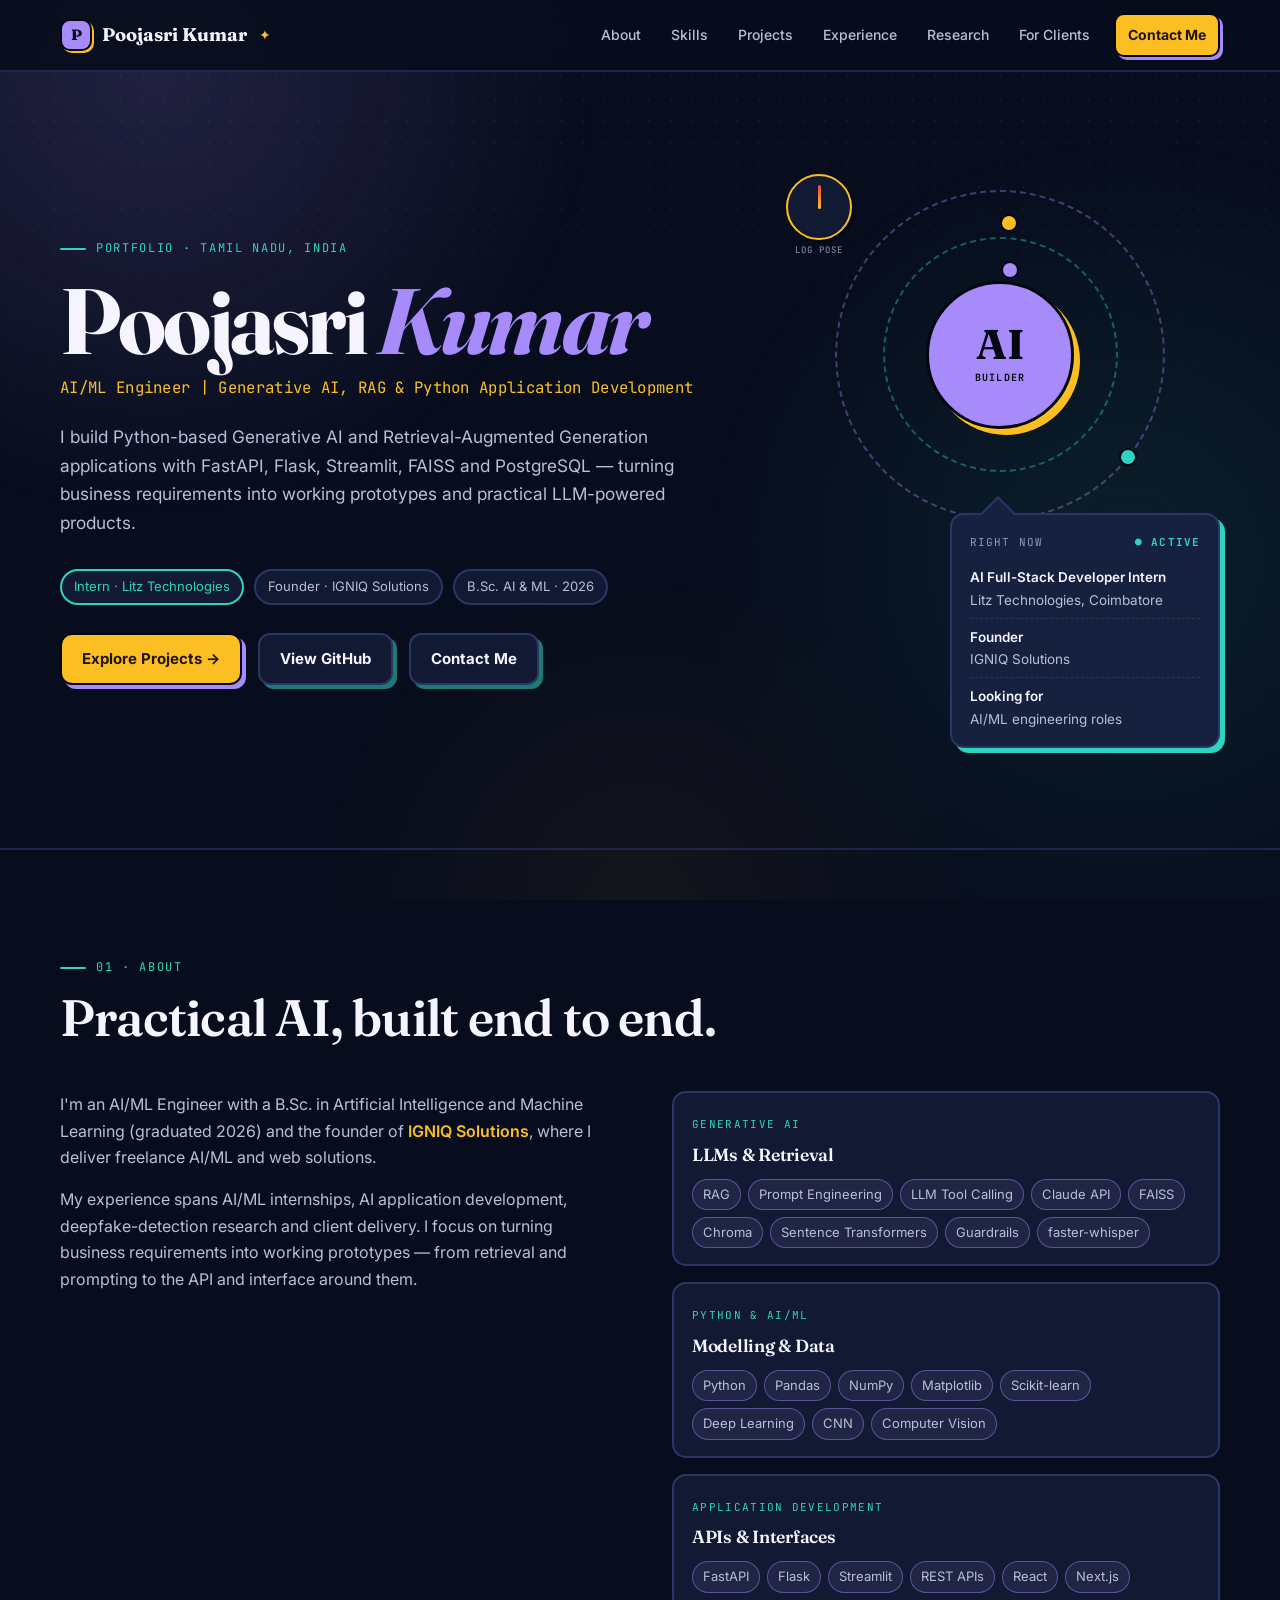
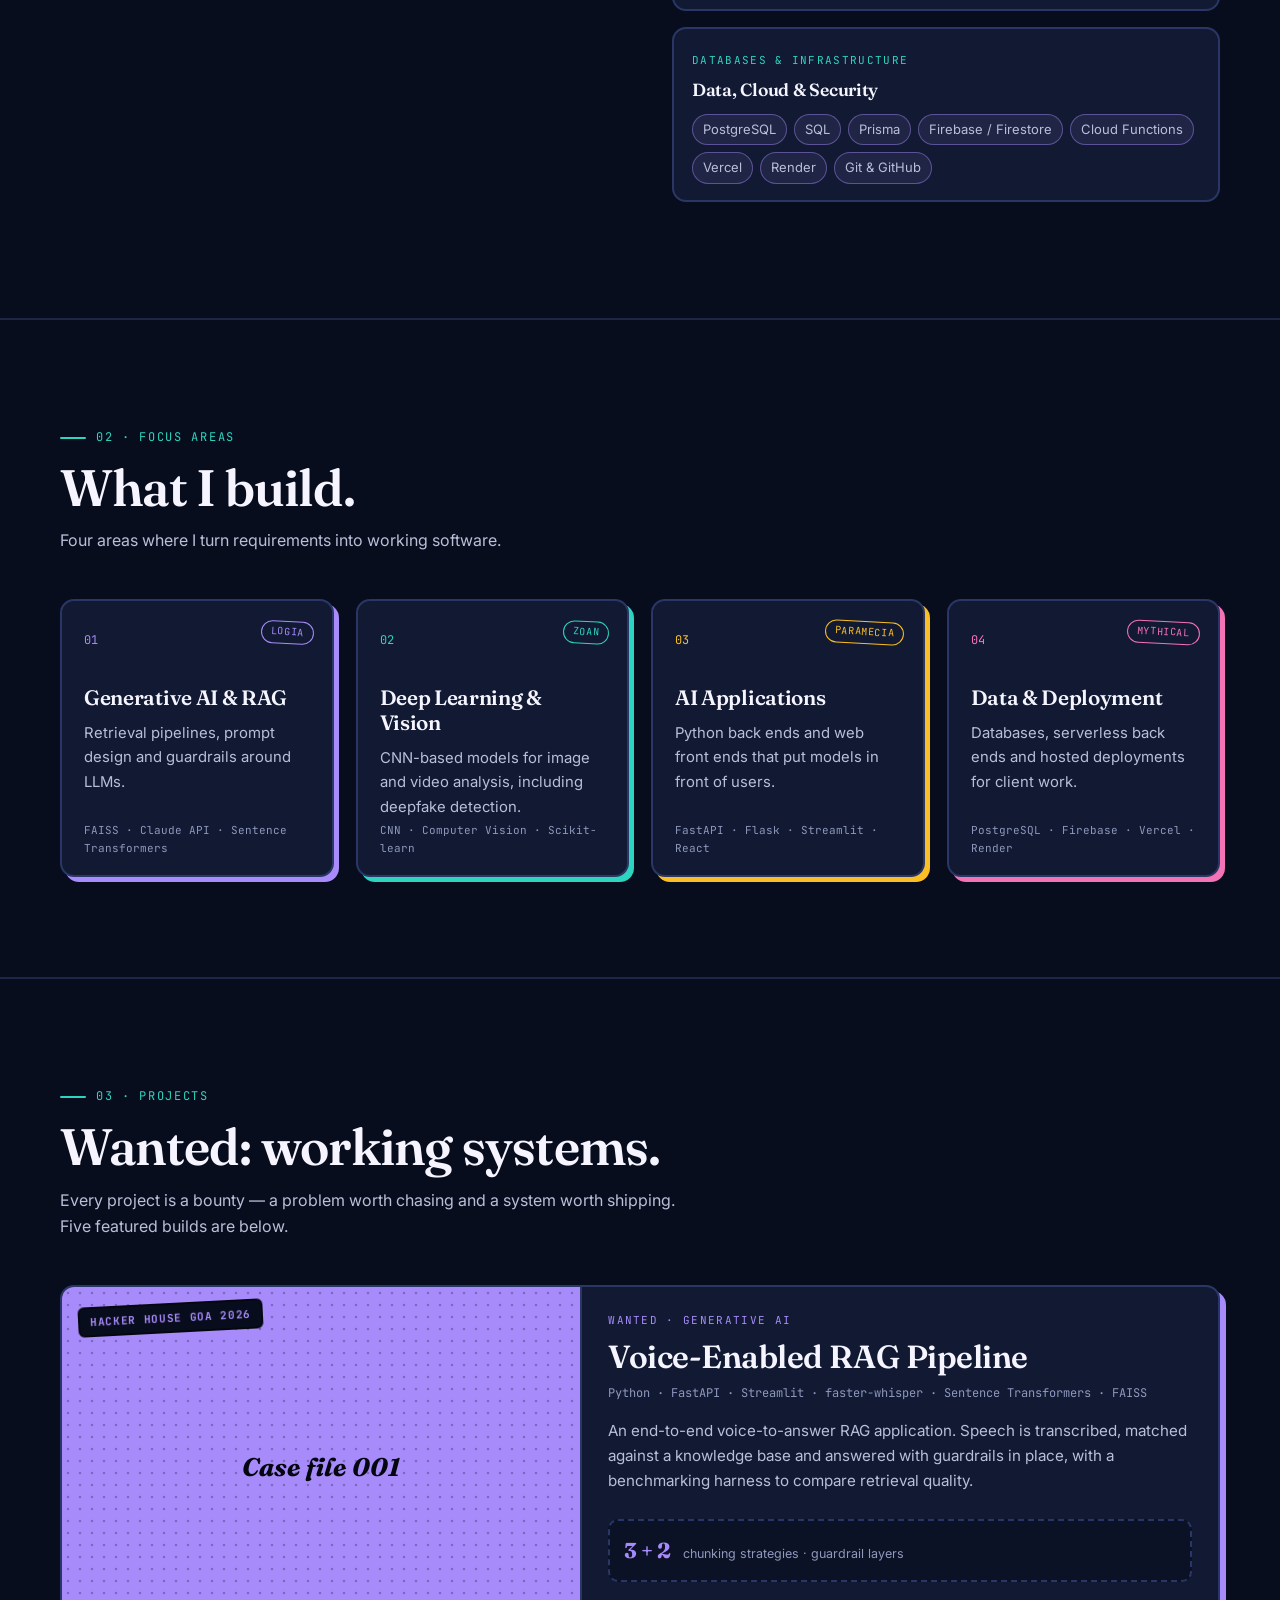
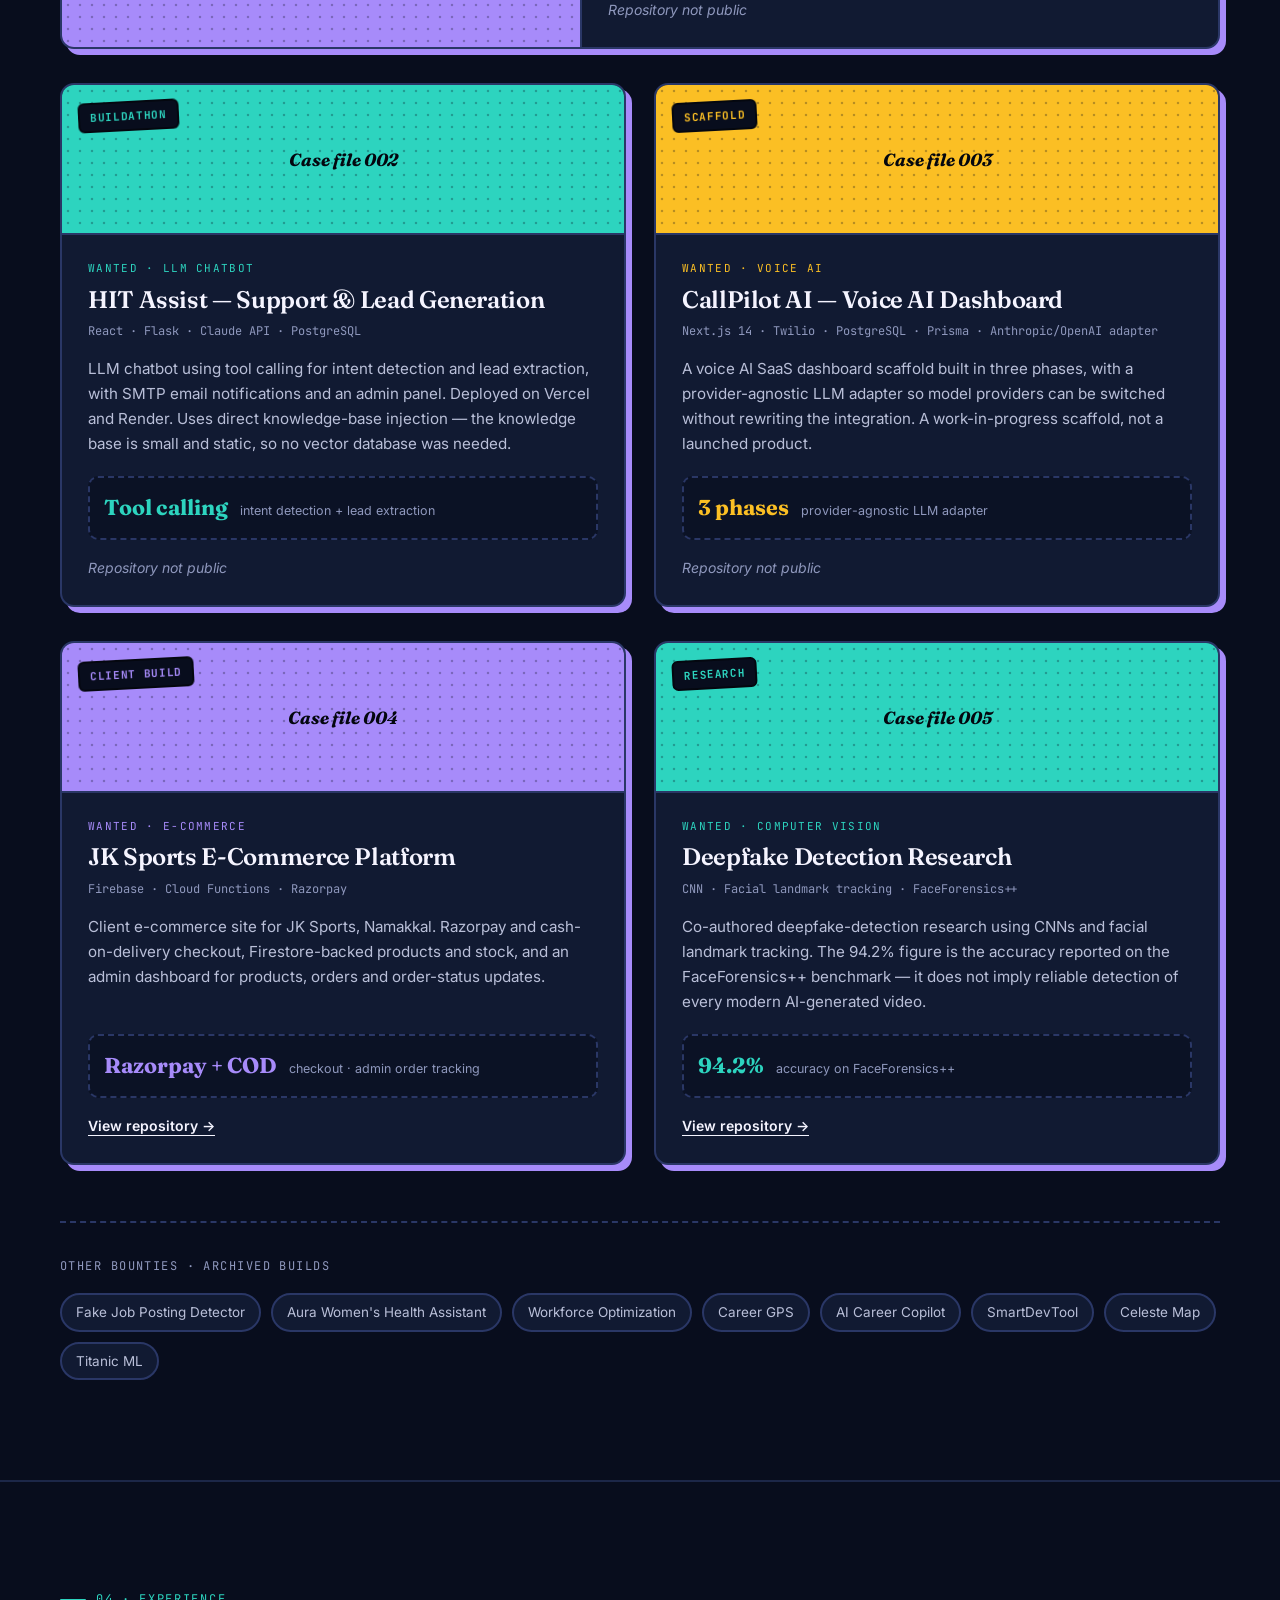
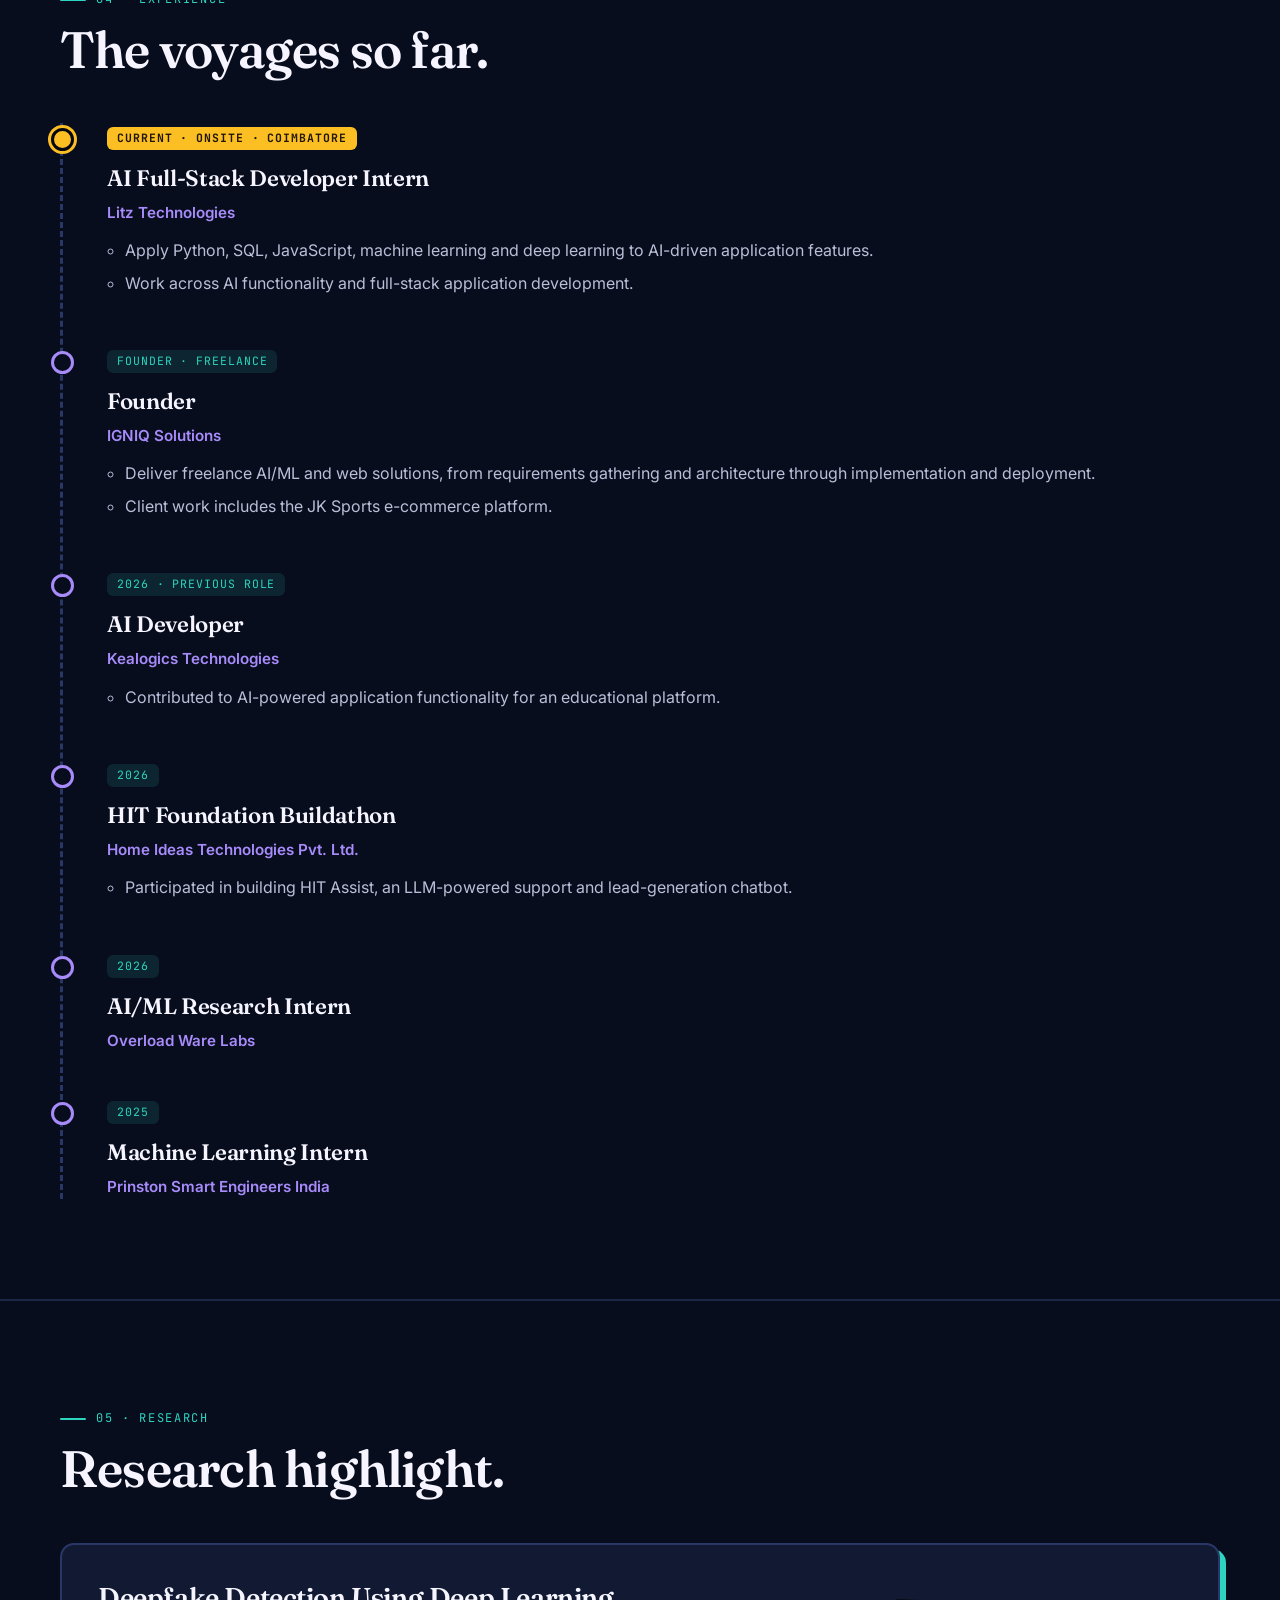
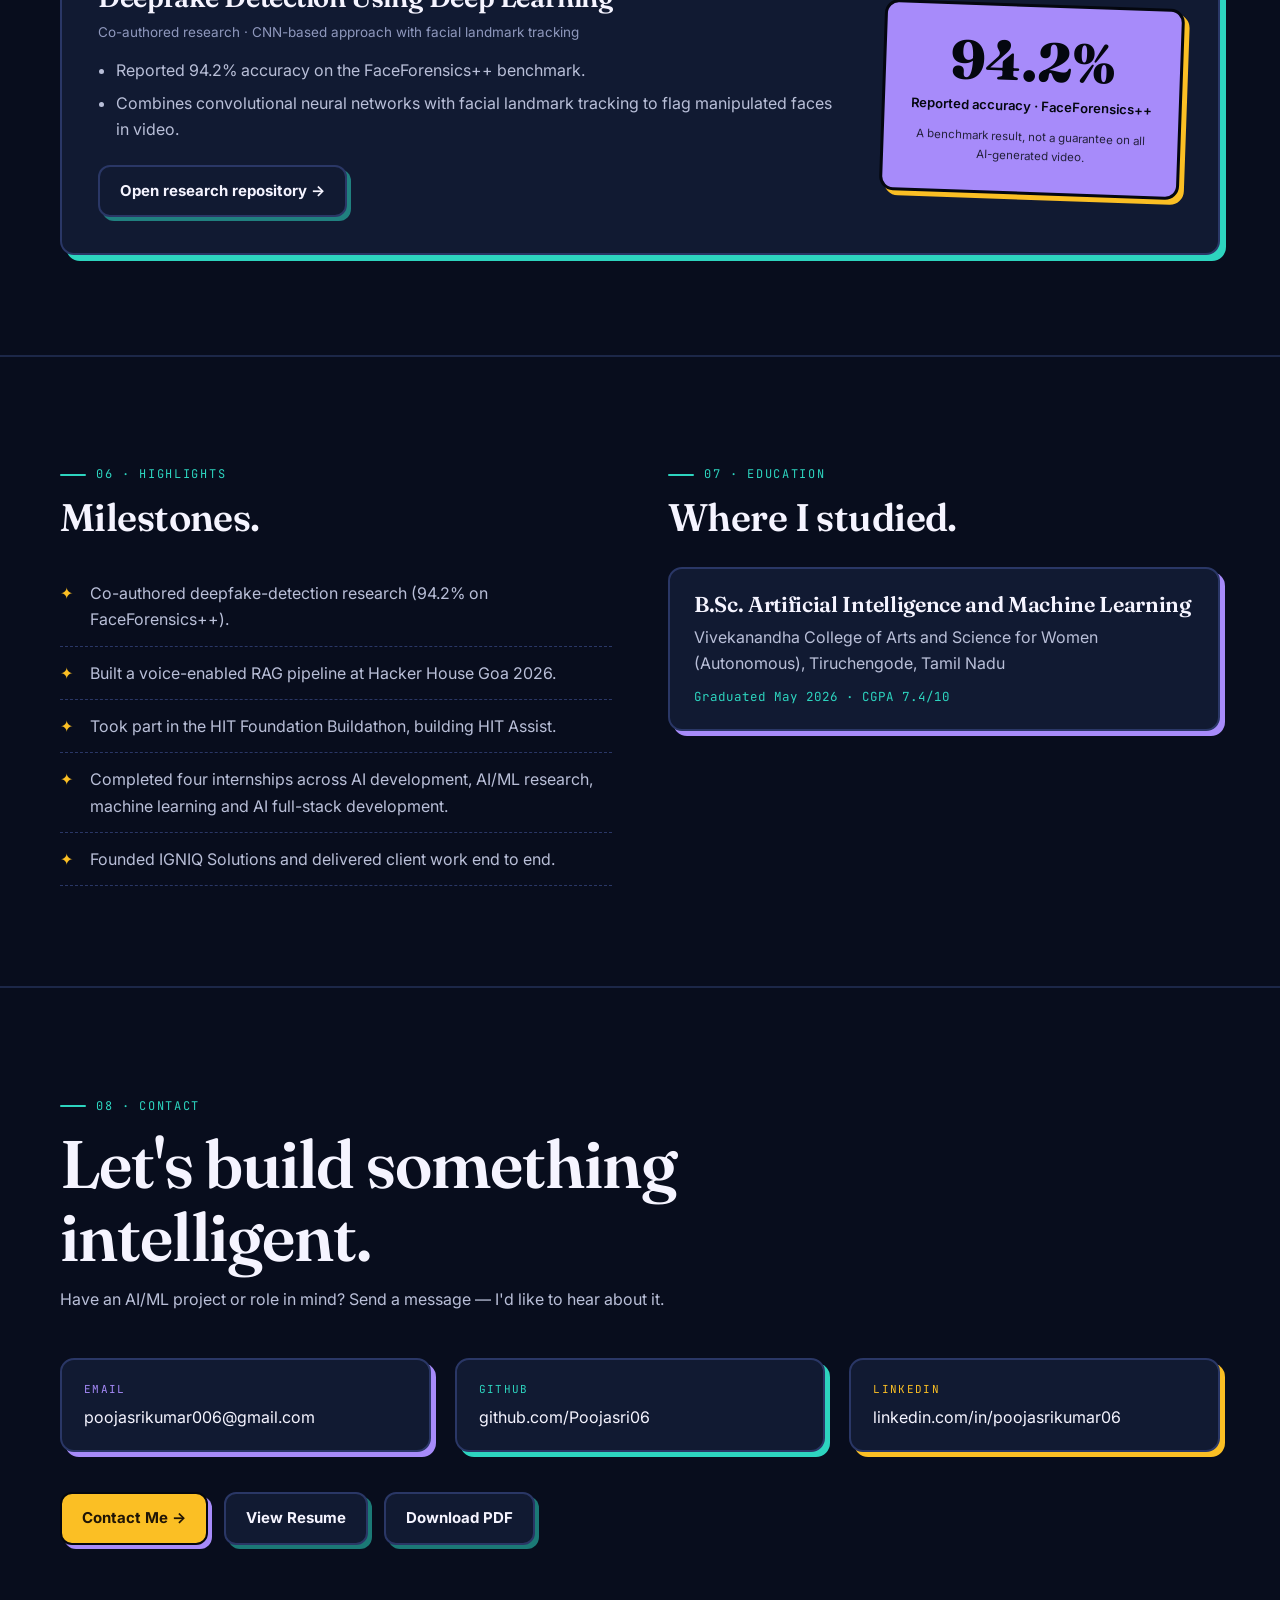
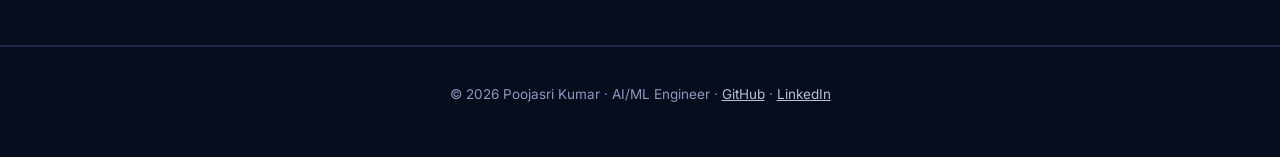
<file: recruiters/index.html>
<!DOCTYPE html>
<html lang="en">
<head>
  <meta charset="UTF-8">
  <meta name="viewport" content="width=device-width, initial-scale=1.0">

  <title>Poojasri Kumar | AI/ML Engineer — Portfolio for Recruiters</title>
  <meta name="description" content="Poojasri Kumar is an AI/ML Engineer building Generative AI and RAG applications in Python with FastAPI, Flask, Streamlit, FAISS and PostgreSQL. Projects, experience and deepfake-detection research.">
  <meta name="theme-color" content="#080D1D">
  <meta name="author" content="Poojasri Kumar">

  <meta property="og:type" content="website">
  <meta property="og:title" content="Poojasri Kumar | AI/ML Engineer">
  <meta property="og:description" content="Generative AI, RAG and Python application development. Projects, experience and research.">
  <meta property="og:url" content="https://poojasri06.github.io/My-portfolio/recruiters/">

  <link rel="canonical" href="https://poojasri06.github.io/My-portfolio/recruiters/">
  <link rel="preconnect" href="https://fonts.googleapis.com">
  <link rel="preconnect" href="https://fonts.gstatic.com" crossorigin>
  <link href="https://fonts.googleapis.com/css2?family=Fraunces:ital,opsz,wght@0,9..144,500;0,9..144,600;0,9..144,700;0,9..144,800;1,9..144,600&family=Inter:wght@400;500;600;700&family=JetBrains+Mono:wght@400;500;600&display=swap" rel="stylesheet">
  <link rel="stylesheet" href="../style.css">
</head>

<body>
<a class="skip-link" href="#main">Skip to content</a>

<!-- ===================== NAVIGATION ===================== -->
<header class="site">
  <div class="bar">

    <div class="brand-wrap">
      <a class="brand" href="#home">
        <span class="brand-mark" aria-hidden="true">P</span>
        Poojasri Kumar
      </a>
      <button class="dot" id="posterTrigger" type="button"
              aria-label="Open secret wanted poster"
              aria-haspopup="dialog"
              title="You found a secret.">✦</button>
    </div>

    <button class="nav-toggle" id="navToggle" type="button"
            aria-expanded="false" aria-controls="primaryNav">Menu</button>

    <nav class="primary" id="primaryNav" aria-label="Primary">
      <a href="#about">About</a>
      <a href="#capabilities">Skills</a>
      <a href="#work">Projects</a>
      <a href="#experience">Experience</a>
      <a href="#research">Research</a>
      <a href="../business/">For Clients</a>
      <a class="nav-cta" href="#contact">Contact Me</a>
    </nav>

  </div>
</header>

<main id="main">

<!-- ===================== HERO ===================== -->
<section class="hero" id="home">
  <div class="wrap hero-grid">

    <div>
      <span class="eyebrow">Portfolio · Tamil Nadu, India</span>

      <h1>Poojasri <span class="accent">Kumar</span></h1>
      <p class="hero-role">AI/ML Engineer | Generative AI, RAG &amp; Python Application Development</p>

      <p class="lead">
        I build Python-based Generative AI and Retrieval-Augmented Generation
        applications with FastAPI, Flask, Streamlit, FAISS and PostgreSQL —
        turning business requirements into working prototypes and practical
        LLM-powered products.
      </p>

      <ul class="hero-tags" aria-label="Current status">
        <li class="on">Intern · Litz Technologies</li>
        <li>Founder · IGNIQ Solutions</li>
        <li>B.Sc. AI &amp; ML · 2026</li>
      </ul>

      <div class="hero-cta">
        <a class="btn btn-solid" href="#work">Explore Projects →</a>
        <a class="btn btn-ghost" href="https://github.com/Poojasri06" target="_blank" rel="noopener noreferrer">View GitHub</a>
        <a class="btn btn-ghost" href="#contact">Contact Me</a>
      </div>
    </div>

    <!-- hero illustration -->
    <div class="ai-core" aria-hidden="true">
      <div class="core-orbit"></div>
      <div class="core-orbit two"></div>

      <div class="log-pose" title="Log Pose — always points toward the next challenge">
        <div class="log-pose-needle"></div>
        <span class="log-pose-label">LOG POSE</span>
      </div>

      <div class="core-node">
        <strong>AI</strong>
        <span>BUILDER</span>
      </div>

      <div class="system-status">
        <div class="status-title">
          <span>Right now</span>
          <strong>● Active</strong>
        </div>
        <div class="status-row"><b>AI Full-Stack Developer Intern</b>Litz Technologies, Coimbatore</div>
        <div class="status-row"><b>Founder</b>IGNIQ Solutions</div>
        <div class="status-row"><b>Looking for</b>AI/ML engineering roles</div>
      </div>
    </div>

  </div>
</section>

<!-- ===================== ABOUT ===================== -->
<section id="about">
  <div class="wrap">

    <div class="section-head reveal">
      <span class="eyebrow">01 · About</span>
      <h2>Practical AI, built end to end.</h2>
    </div>

    <div class="about-grid reveal">

      <div>
        <p>
          I'm an AI/ML Engineer with a B.Sc. in Artificial Intelligence and
          Machine Learning (graduated 2026) and the founder of
          <strong>IGNIQ Solutions</strong>, where I deliver freelance AI/ML and
          web solutions.
        </p>
        <p>
          My experience spans AI/ML internships, AI application development,
          deepfake-detection research and client delivery. I focus on turning
          business requirements into working prototypes — from retrieval and
          prompting to the API and interface around them.
        </p>
      </div>

      <div>
        <div class="skill-group">
          <span class="tier">Generative AI</span>
          <h4>LLMs &amp; Retrieval</h4>
          <div class="chip-row">
            <span class="chip">RAG</span>
            <span class="chip">Prompt Engineering</span>
            <span class="chip">LLM Tool Calling</span>
            <span class="chip">Claude API</span>
            <span class="chip">FAISS</span>
            <span class="chip">Chroma</span>
            <span class="chip">Sentence Transformers</span>
            <span class="chip">Guardrails</span>
            <span class="chip">faster-whisper</span>
          </div>
        </div>

        <div class="skill-group">
          <span class="tier">Python &amp; AI/ML</span>
          <h4>Modelling &amp; Data</h4>
          <div class="chip-row">
            <span class="chip">Python</span>
            <span class="chip">Pandas</span>
            <span class="chip">NumPy</span>
            <span class="chip">Matplotlib</span>
            <span class="chip">Scikit-learn</span>
            <span class="chip">Deep Learning</span>
            <span class="chip">CNN</span>
            <span class="chip">Computer Vision</span>
          </div>
        </div>

        <div class="skill-group">
          <span class="tier">Application Development</span>
          <h4>APIs &amp; Interfaces</h4>
          <div class="chip-row">
            <span class="chip">FastAPI</span>
            <span class="chip">Flask</span>
            <span class="chip">Streamlit</span>
            <span class="chip">REST APIs</span>
            <span class="chip">React</span>
            <span class="chip">Next.js</span>
          </div>
        </div>

        <div class="skill-group">
          <span class="tier">Databases &amp; Infrastructure</span>
          <h4>Data, Cloud &amp; Security</h4>
          <div class="chip-row">
            <span class="chip">PostgreSQL</span>
            <span class="chip">SQL</span>
            <span class="chip">Prisma</span>
            <span class="chip">Firebase / Firestore</span>
            <span class="chip">Cloud Functions</span>
            <span class="chip">Vercel</span>
            <span class="chip">Render</span>
            <span class="chip">Git &amp; GitHub</span>
          </div>
        </div>
      </div>

    </div>
  </div>
</section>

<!-- ===================== WHAT I BUILD ===================== -->
<section id="capabilities">
  <div class="wrap">

    <div class="section-head reveal">
      <span class="eyebrow">02 · Focus areas</span>
      <h2>What I build.</h2>
      <p>Four areas where I turn requirements into working software.</p>
    </div>

    <div class="capability-grid reveal">

      <article class="capability">
        <span class="capability-number">01</span>
        <span class="fruit-tag">Logia</span>
        <h3>Generative AI &amp; RAG</h3>
        <p>Retrieval pipelines, prompt design and guardrails around LLMs.</p>
        <span class="tech">FAISS · Claude API · Sentence Transformers</span>
      </article>

      <article class="capability">
        <span class="capability-number">02</span>
        <span class="fruit-tag">Zoan</span>
        <h3>Deep Learning &amp; Vision</h3>
        <p>CNN-based models for image and video analysis, including deepfake detection.</p>
        <span class="tech">CNN · Computer Vision · Scikit-learn</span>
      </article>

      <article class="capability">
        <span class="capability-number">03</span>
        <span class="fruit-tag">Paramecia</span>
        <h3>AI Applications</h3>
        <p>Python back ends and web front ends that put models in front of users.</p>
        <span class="tech">FastAPI · Flask · Streamlit · React</span>
      </article>

      <article class="capability">
        <span class="capability-number">04</span>
        <span class="fruit-tag">Mythical</span>
        <h3>Data &amp; Deployment</h3>
        <p>Databases, serverless back ends and hosted deployments for client work.</p>
        <span class="tech">PostgreSQL · Firebase · Vercel · Render</span>
      </article>

    </div>
  </div>
</section>

<!-- ===================== PROJECTS: BOUNTY BOARD ===================== -->
<section id="work">
  <div class="wrap">

    <div class="section-head reveal">
      <span class="eyebrow">03 · Projects</span>
      <h2>Wanted: working systems.</h2>
      <p>
        Every project is a bounty — a problem worth chasing and a system worth
        shipping. Five featured builds are below.
      </p>
    </div>

    <div class="bounty-board reveal">

      <!-- 1 -->
      <article class="bounty-card featured">
        <div class="bounty-media" aria-hidden="true">
          <span>Case file 001</span>
          <div class="bounty-stamp">HACKER HOUSE GOA 2026</div>
        </div>
        <div class="bounty-body">
          <span class="bounty-label">Wanted · Generative AI</span>
          <h3>Voice-Enabled RAG Pipeline</h3>
          <p class="bounty-tech">Python · FastAPI · Streamlit · faster-whisper · Sentence Transformers · FAISS</p>
          <p class="desc">
            An end-to-end voice-to-answer RAG application. Speech is transcribed,
            matched against a knowledge base and answered with guardrails in place,
            with a benchmarking harness to compare retrieval quality.
          </p>
          <div class="bounty-metric">
            <span class="num">3 + 2</span>
            <span class="label">chunking strategies · guardrail layers</span>
          </div>
          <div class="bounty-links"><span>Repository not public</span></div>
        </div>
      </article>

      <!-- 2 -->
      <article class="bounty-card">
        <div class="bounty-media" aria-hidden="true">
          <span>Case file 002</span>
          <div class="bounty-stamp">BUILDATHON</div>
        </div>
        <div class="bounty-body">
          <span class="bounty-label">Wanted · LLM chatbot</span>
          <h3>HIT Assist — Support &amp; Lead Generation</h3>
          <p class="bounty-tech">React · Flask · Claude API · PostgreSQL</p>
          <p class="desc">
            LLM chatbot using tool calling for intent detection and lead extraction,
            with SMTP email notifications and an admin panel. Deployed on Vercel and
            Render. Uses direct knowledge-base injection — the knowledge base is
            small and static, so no vector database was needed.
          </p>
          <div class="bounty-metric">
            <span class="num">Tool calling</span>
            <span class="label">intent detection + lead extraction</span>
          </div>
          <div class="bounty-links"><span>Repository not public</span></div>
        </div>
      </article>

      <!-- 3 -->
      <article class="bounty-card">
        <div class="bounty-media" aria-hidden="true">
          <span>Case file 003</span>
          <div class="bounty-stamp">SCAFFOLD</div>
        </div>
        <div class="bounty-body">
          <span class="bounty-label">Wanted · Voice AI</span>
          <h3>CallPilot AI — Voice AI Dashboard</h3>
          <p class="bounty-tech">Next.js 14 · Twilio · PostgreSQL · Prisma · Anthropic/OpenAI adapter</p>
          <p class="desc">
            A voice AI SaaS dashboard scaffold built in three phases, with a
            provider-agnostic LLM adapter so model providers can be switched
            without rewriting the integration. A work-in-progress scaffold, not a
            launched product.
          </p>
          <div class="bounty-metric">
            <span class="num">3 phases</span>
            <span class="label">provider-agnostic LLM adapter</span>
          </div>
          <div class="bounty-links"><span>Repository not public</span></div>
        </div>
      </article>

      <!-- 4 -->
      <article class="bounty-card">
        <div class="bounty-media" aria-hidden="true">
          <span>Case file 004</span>
          <div class="bounty-stamp">CLIENT BUILD</div>
        </div>
        <div class="bounty-body">
          <span class="bounty-label">Wanted · E-commerce</span>
          <h3>JK Sports E-Commerce Platform</h3>
          <p class="bounty-tech">Firebase · Cloud Functions · Razorpay</p>
          <p class="desc">
            Client e-commerce site for JK Sports, Namakkal. Razorpay and
            cash-on-delivery checkout, Firestore-backed products and stock, and an
            admin dashboard for products, orders and order-status updates.
          </p>
          <div class="bounty-metric">
            <span class="num">Razorpay + COD</span>
            <span class="label">checkout · admin order tracking</span>
          </div>
          <div class="bounty-links">
            <a href="https://github.com/Poojasri06/jk-sports" target="_blank" rel="noopener noreferrer">View repository →</a>
          </div>
        </div>
      </article>

      <!-- 5 -->
      <article class="bounty-card">
        <div class="bounty-media" aria-hidden="true">
          <span>Case file 005</span>
          <div class="bounty-stamp">RESEARCH</div>
        </div>
        <div class="bounty-body">
          <span class="bounty-label">Wanted · Computer vision</span>
          <h3>Deepfake Detection Research</h3>
          <p class="bounty-tech">CNN · Facial landmark tracking · FaceForensics++</p>
          <p class="desc">
            Co-authored deepfake-detection research using CNNs and facial landmark
            tracking. The 94.2% figure is the accuracy reported on the
            FaceForensics++ benchmark — it does not imply reliable detection of
            every modern AI-generated video.
          </p>
          <div class="bounty-metric">
            <span class="num">94.2%</span>
            <span class="label">accuracy on FaceForensics++</span>
          </div>
          <div class="bounty-links">
            <a href="https://github.com/Poojasri06/Deepfake-video-detection" target="_blank" rel="noopener noreferrer">View repository →</a>
          </div>
        </div>
      </article>

    </div>

    <div class="more-builds reveal">
      <span class="tier">Other bounties · archived builds</span>
      <div class="more-row">
        <a href="https://github.com/Poojasri06/job-scan-fraud-detector" target="_blank" rel="noopener noreferrer">Fake Job Posting Detector</a>
        <a href="https://github.com/Poojasri06/women-health-assistant" target="_blank" rel="noopener noreferrer">Aura Women's Health Assistant</a>
        <a href="https://github.com/Poojasri06/work-force" target="_blank" rel="noopener noreferrer">Workforce Optimization</a>
        <a href="https://github.com/Poojasri06/career-gps" target="_blank" rel="noopener noreferrer">Career GPS</a>
        <a href="https://github.com/Poojasri06/AI-Career-Copilot" target="_blank" rel="noopener noreferrer">AI Career Copilot</a>
        <a href="https://github.com/Poojasri06/smart-dev-tool-for-api-integeration" target="_blank" rel="noopener noreferrer">SmartDevTool</a>
        <a href="https://github.com/Poojasri06/Celeste-map" target="_blank" rel="noopener noreferrer">Celeste Map</a>
        <a href="https://github.com/Poojasri06/titanic-survival-machine-learning" target="_blank" rel="noopener noreferrer">Titanic ML</a>
      </div>
    </div>

  </div>
</section>

<!-- ===================== EXPERIENCE ===================== -->
<section id="experience">
  <div class="wrap">

    <div class="section-head reveal">
      <span class="eyebrow">04 · Experience</span>
      <h2>The voyages so far.</h2>
    </div>

    <ol class="timeline reveal">

      <li class="tl-item current">
        <span class="tl-date">Current · Onsite · Coimbatore</span>
        <h3>AI Full-Stack Developer Intern</h3>
        <span class="org">Litz Technologies</span>
        <ul>
          <li>Apply Python, SQL, JavaScript, machine learning and deep learning to AI-driven application features.</li>
          <li>Work across AI functionality and full-stack application development.</li>
        </ul>
      </li>

      <li class="tl-item">
        <span class="tl-date">Founder · Freelance</span>
        <h3>Founder</h3>
        <span class="org">IGNIQ Solutions</span>
        <ul>
          <li>Deliver freelance AI/ML and web solutions, from requirements gathering and architecture through implementation and deployment.</li>
          <li>Client work includes the JK Sports e-commerce platform.</li>
        </ul>
      </li>

      <li class="tl-item">
        <span class="tl-date">2026 · Previous role</span>
        <h3>AI Developer</h3>
        <span class="org">Kealogics Technologies</span>
        <ul>
          <li>Contributed to AI-powered application functionality for an educational platform.</li>
        </ul>
      </li>

      <li class="tl-item">
        <span class="tl-date">2026</span>
        <h3>HIT Foundation Buildathon</h3>
        <span class="org">Home Ideas Technologies Pvt. Ltd.</span>
        <ul>
          <li>Participated in building HIT Assist, an LLM-powered support and lead-generation chatbot.</li>
        </ul>
      </li>

      <li class="tl-item">
        <span class="tl-date">2026</span>
        <h3>AI/ML Research Intern</h3>
        <span class="org">Overload Ware Labs</span>
      </li>

      <li class="tl-item">
        <span class="tl-date">2025</span>
        <h3>Machine Learning Intern</h3>
        <span class="org">Prinston Smart Engineers India</span>
      </li>

    </ol>
  </div>
</section>

<!-- ===================== RESEARCH ===================== -->
<section id="research">
  <div class="wrap">

    <div class="section-head reveal">
      <span class="eyebrow">05 · Research</span>
      <h2>Research highlight.</h2>
    </div>

    <div class="research-block reveal">

      <div>
        <h3>Deepfake Detection Using Deep Learning</h3>
        <div class="byline">Co-authored research · CNN-based approach with facial landmark tracking</div>
        <ul>
          <li>Reported 94.2% accuracy on the FaceForensics++ benchmark.</li>
          <li>Combines convolutional neural networks with facial landmark tracking to flag manipulated faces in video.</li>
        </ul>
        <a class="btn btn-ghost" href="https://github.com/Poojasri06/Deepfake-video-detection" target="_blank" rel="noopener noreferrer">Open research repository →</a>
      </div>

      <div class="research-readout">
        <span class="value">94.2%</span>
        <span class="label">Reported accuracy · FaceForensics++</span>
        <span class="caveat">A benchmark result, not a guarantee on all AI-generated video.</span>
      </div>

    </div>
  </div>
</section>

<!-- ===================== HIGHLIGHTS + EDUCATION ===================== -->
<section id="achievements">
  <div class="wrap achievement-grid">

    <div class="reveal">
      <div class="section-head">
        <span class="eyebrow">06 · Highlights</span>
        <h2>Milestones.</h2>
      </div>
      <ul class="list-plain">
        <li>Co-authored deepfake-detection research (94.2% on FaceForensics++).</li>
        <li>Built a voice-enabled RAG pipeline at Hacker House Goa 2026.</li>
        <li>Took part in the HIT Foundation Buildathon, building HIT Assist.</li>
        <li>Completed four internships across AI development, AI/ML research, machine learning and AI full-stack development.</li>
        <li>Founded IGNIQ Solutions and delivered client work end to end.</li>
      </ul>
    </div>

    <div class="reveal" id="education">
      <div class="section-head">
        <span class="eyebrow">07 · Education</span>
        <h2>Where I studied.</h2>
      </div>
      <div class="edu-item">
        <h3>B.Sc. Artificial Intelligence and Machine Learning</h3>
        <div class="org">Vivekanandha College of Arts and Science for Women (Autonomous), Tiruchengode, Tamil Nadu</div>
        <div class="meta">Graduated May 2026 · CGPA 7.4/10</div>
      </div>
    </div>

  </div>
</section>

<!-- ===================== CONTACT ===================== -->
<section id="contact" class="contact-section">
  <div class="wrap">

    <div class="section-head reveal">
      <span class="eyebrow">08 · Contact</span>
      <h2>Let's build something intelligent.</h2>
      <p>Have an AI/ML project or role in mind? Send a message — I'd like to hear about it.</p>
    </div>

    <div class="contact-grid reveal">
      <div class="contact-card">
        <span class="label">Email</span>
        <a href="mailto:poojasrikumar006@gmail.com">poojasrikumar006@gmail.com</a>
      </div>
      <div class="contact-card">
        <span class="label">GitHub</span>
        <a href="https://github.com/Poojasri06" target="_blank" rel="noopener noreferrer">github.com/Poojasri06</a>
      </div>
      <div class="contact-card">
        <span class="label">LinkedIn</span>
        <a href="https://www.linkedin.com/in/poojasrikumar06/" target="_blank" rel="noopener noreferrer">linkedin.com/in/poojasrikumar06</a>
      </div>
    </div>

    <div class="hero-cta contact-cta reveal">
      <a class="btn btn-solid" href="mailto:poojasrikumar006@gmail.com">Contact Me →</a>
      <a class="btn btn-ghost" href="../resume.html" target="_blank" rel="noopener">View Resume</a>
      <a class="btn btn-ghost" href="../assets/PoojaSri_Resume.pdf" target="_blank" rel="noopener" download>Download PDF</a>
    </div>

  </div>
</section>

</main>

<!-- ===================== WANTED POSTER (EASTER EGG) ===================== -->
<div id="posterOverlay" class="poster-overlay" hidden>
  <div class="poster-card" role="dialog" aria-modal="true" aria-labelledby="posterName">

    <button id="posterClose" class="poster-close" type="button" aria-label="Close wanted poster">×</button>

    <div class="poster-eyebrow">Wanted</div>

    <div class="poster-photo">
      <img src="../assets/profile.jpg" alt="Portrait of Poojasri Kumar" width="145" height="145">
    </div>

    <div class="poster-name" id="posterName">Poojasri Kumar</div>
    <div class="poster-alias">A.K.A. AI Engineer · Founder · Creative Thinker</div>

    <div class="poster-charge">
      Charged with: building AI systems that shouldn't exist yet.
    </div>

    <div class="poster-bounty">
      <span class="poster-bounty-label">Bounty</span>
      <span class="poster-bounty-value">∞ IDEAS</span>
      <span class="poster-bounty-note">Wanted across the Grand Line of Artificial Intelligence.</span>
    </div>

    <div class="poster-foot">
      Last sighted: building something unconventional.
      Approach with a project brief.
    </div>

  </div>
</div>

<footer class="site">
  <div class="wrap">
    © 2026 Poojasri Kumar · AI/ML Engineer ·
    <a href="https://github.com/Poojasri06" target="_blank" rel="noopener noreferrer">GitHub</a> ·
    <a href="https://www.linkedin.com/in/poojasrikumar06/" target="_blank" rel="noopener noreferrer">LinkedIn</a>
  </div>
</footer>

<script src="../script.js" defer></script>

</body>
</html>
</file>
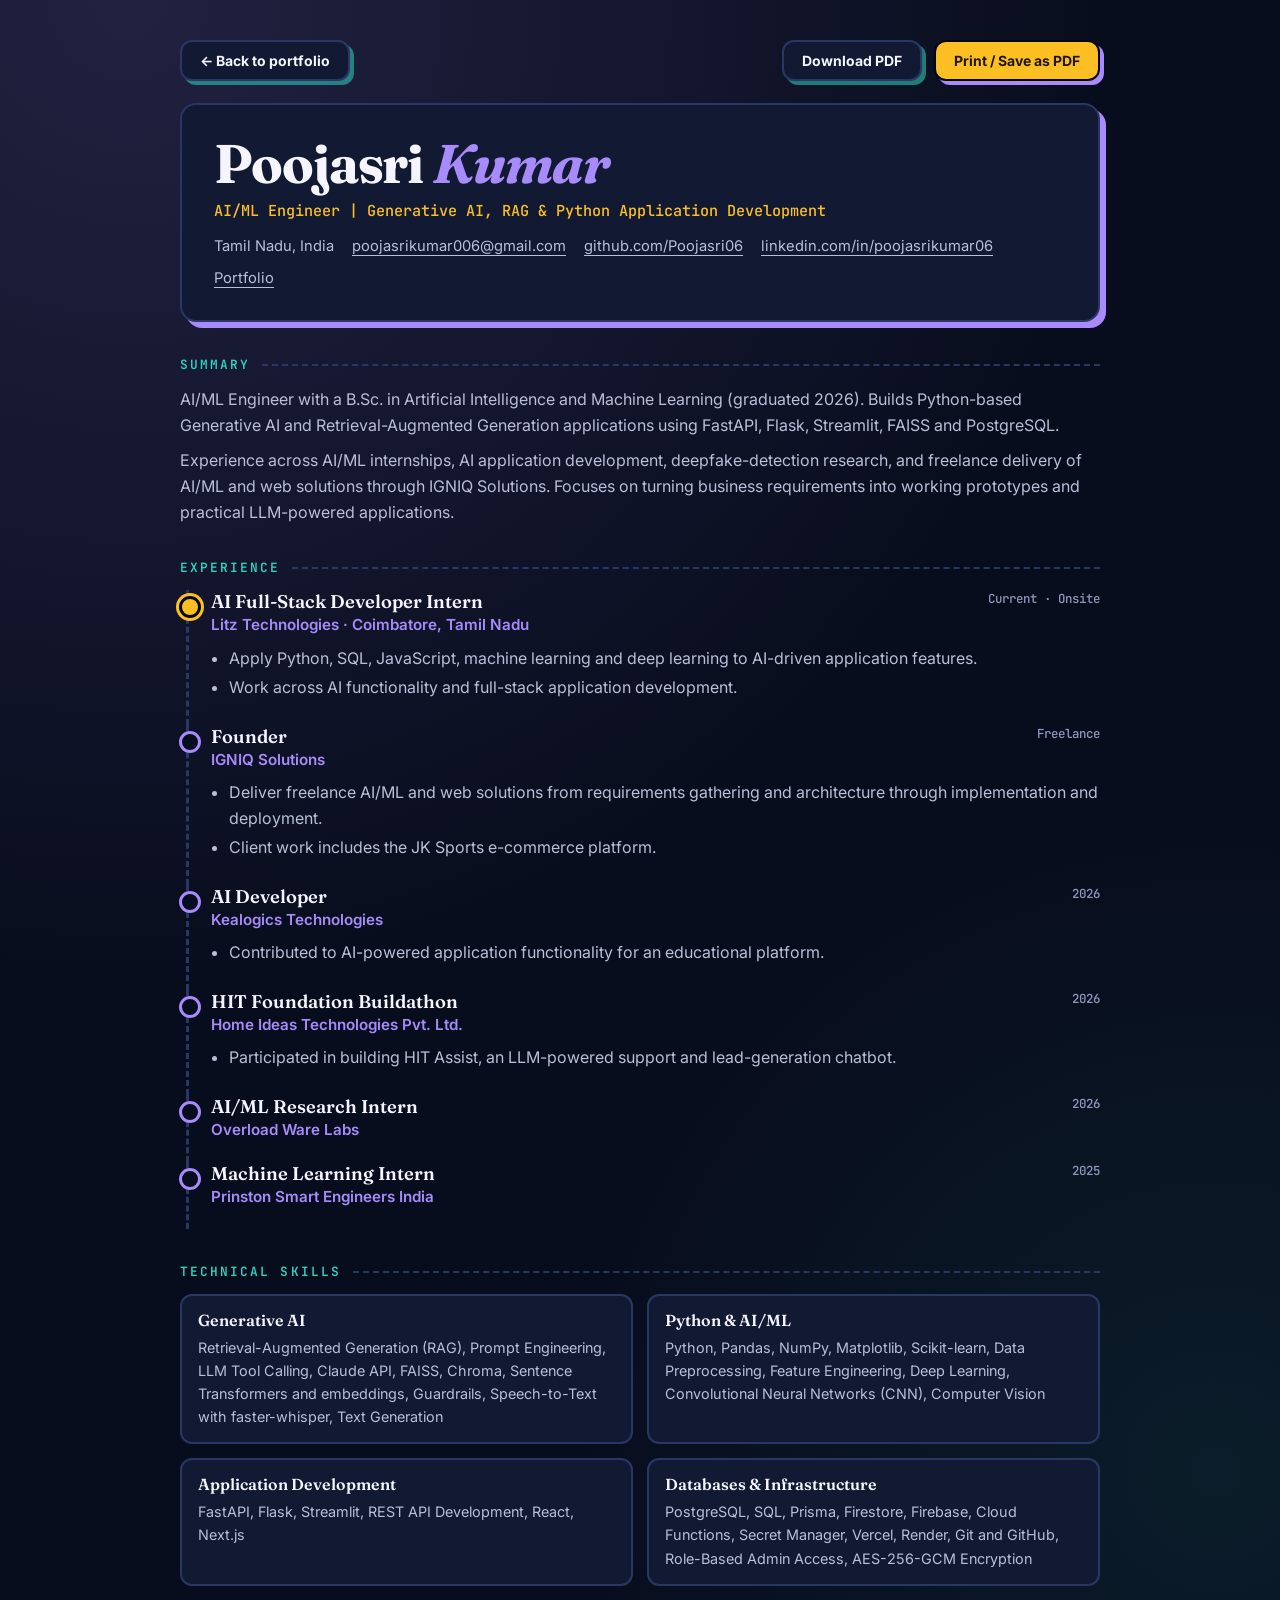
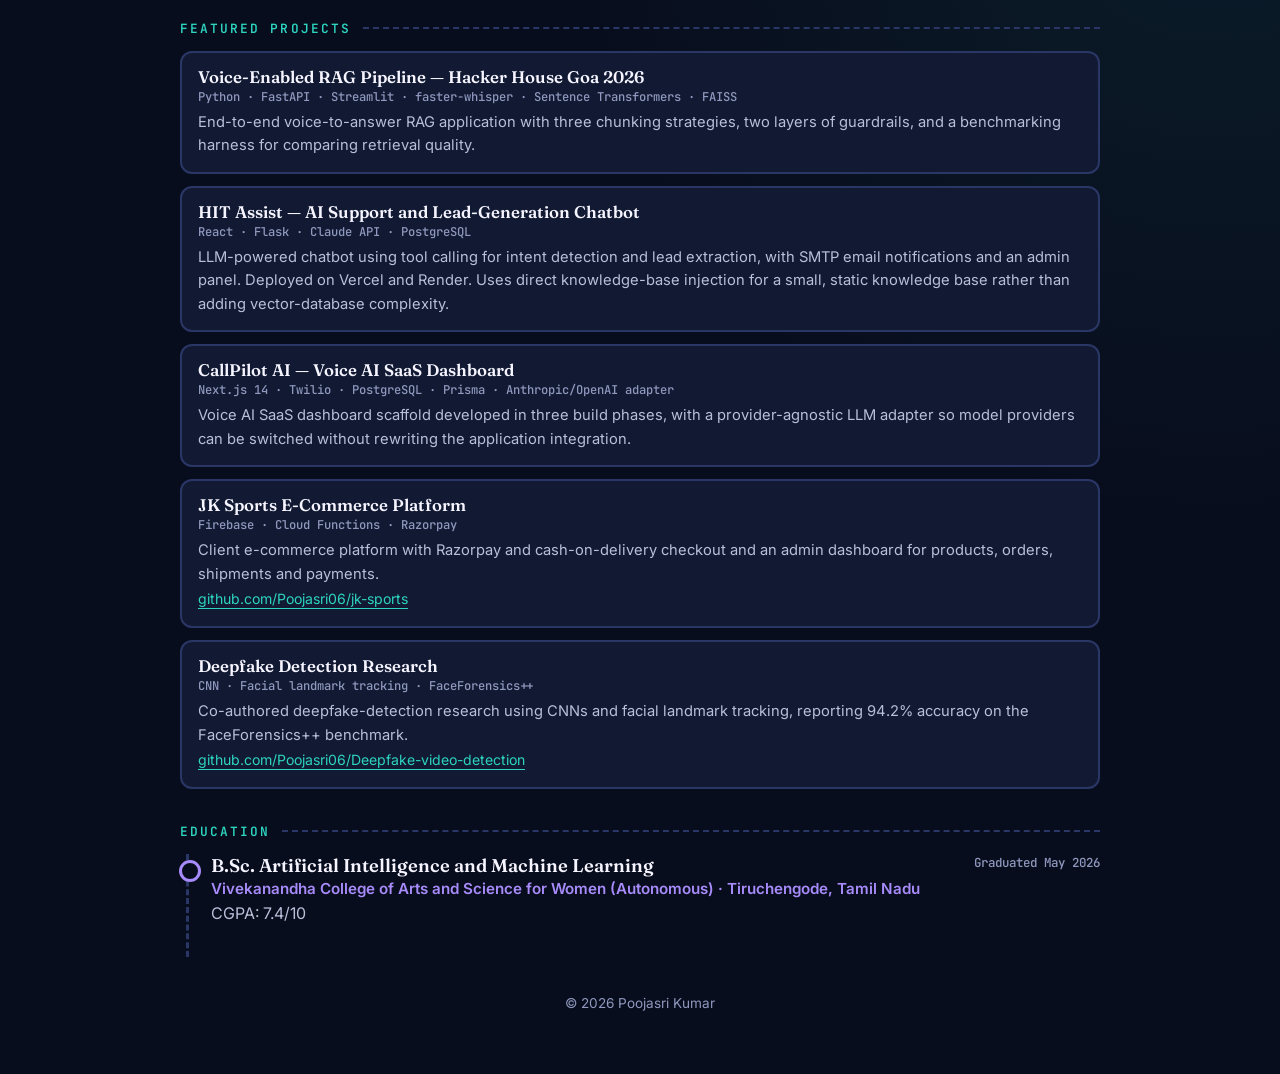
<file: resume.html>
<!DOCTYPE html>
<html lang="en">
<head>
  <meta charset="utf-8">
  <meta name="viewport" content="width=device-width, initial-scale=1">
  <title>Poojasri Kumar | Resume — AI/ML Engineer</title>
  <meta name="description" content="Resume of Poojasri Kumar, AI/ML Engineer: Generative AI, RAG and Python application development. Experience, skills, projects and education.">
  <meta name="theme-color" content="#080D1D">
  <link rel="canonical" href="https://poojasri06.github.io/My-portfolio/resume.html">
  <link rel="preconnect" href="https://fonts.googleapis.com">
  <link rel="preconnect" href="https://fonts.gstatic.com" crossorigin>
  <link href="https://fonts.googleapis.com/css2?family=Fraunces:ital,opsz,wght@0,9..144,600;0,9..144,700;1,9..144,600&family=Inter:wght@400;500;600;700&family=JetBrains+Mono:wght@500;600&display=swap" rel="stylesheet">
  <style>
    :root {
      --bg: #080d1d;
      --panel: #111a32;
      --text: #f5f4ff;
      --soft: #b9bfd8;
      --muted: #8f98bd;
      --violet: #a78bfa;
      --amber: #fbbf24;
      --teal: #2dd4bf;
      --edge: #2a3766;
      --serif: "Fraunces", Georgia, serif;
      --sans: "Inter", -apple-system, "Segoe UI", sans-serif;
      --mono: "JetBrains Mono", ui-monospace, monospace;
    }
    * { box-sizing: border-box; }
    body {
      margin: 0;
      padding: 40px 20px 60px;
      background:
        radial-gradient(circle at 10% 0%, rgba(167,139,250,.16), transparent 34%),
        radial-gradient(circle at 95% 55%, rgba(45,212,191,.08), transparent 34%),
        var(--bg);
      color: var(--text);
      font-family: var(--sans);
      line-height: 1.6;
      -webkit-font-smoothing: antialiased;
    }
    a { color: inherit; }
    :focus-visible { outline: 3px solid var(--amber); outline-offset: 3px; border-radius: 4px; }
    .sheet { max-width: 920px; margin: 0 auto; }

    .toolbar { display: flex; flex-wrap: wrap; gap: 12px; justify-content: space-between; margin-bottom: 22px; }
    .btn {
      display: inline-flex; align-items: center; gap: 8px;
      padding: 10px 18px; border-radius: 12px;
      border: 2px solid #04070f; background: var(--amber); color: #201506;
      font: 700 14px var(--sans); text-decoration: none; cursor: pointer;
      box-shadow: 4px 4px 0 var(--violet);
      transition: transform .15s ease, box-shadow .15s ease;
    }
    .btn:hover { transform: translate(-2px,-2px); box-shadow: 6px 6px 0 var(--violet); }
    .btn.ghost { background: var(--panel); color: var(--text); border-color: var(--edge); box-shadow: 4px 4px 0 rgba(45,212,191,.55); }
    .btn-row { display: flex; flex-wrap: wrap; gap: 12px; }

    header.top {
      padding: 30px 32px;
      background: var(--panel);
      border: 2px solid var(--edge);
      border-radius: 16px;
      box-shadow: 6px 6px 0 var(--violet);
    }
    h1 { margin: 0; font: 700 clamp(2.2rem, 6vw, 3.4rem)/1.05 var(--serif); letter-spacing: -.02em; }
    h1 em { color: var(--violet); }
    .role { margin: 8px 0 14px; font: 500 .95rem var(--mono); color: var(--amber); }
    .links { display: flex; flex-wrap: wrap; gap: 8px 18px; margin: 0; padding: 0; list-style: none; font-size: .92rem; color: var(--soft); }
    .links a { text-underline-offset: 4px; }
    .links a:hover { color: var(--teal); }

    section { margin-top: 34px; }
    h2 {
      margin: 0 0 14px;
      font: 600 .8rem var(--mono);
      letter-spacing: .16em; text-transform: uppercase;
      color: var(--teal);
      display: flex; align-items: center; gap: 12px;
    }
    h2::after { content: ""; flex: 1; border-top: 2px dashed var(--edge); }
    p { margin: 0 0 10px; color: var(--soft); }

    .item { padding: 0 0 20px 22px; border-left: 3px dashed var(--edge); position: relative; margin-left: 6px; }
    .item::before {
      content: ""; position: absolute; left: -10px; top: 6px;
      width: 16px; height: 16px; border-radius: 50%;
      background: var(--bg); border: 3px solid var(--violet);
    }
    .item.current::before { background: var(--amber); border-color: #04070f; box-shadow: 0 0 0 3px var(--amber); }
    .item h3 { margin: 0; font: 600 1.15rem var(--serif); }
    .item .org { color: var(--violet); font-weight: 600; font-size: .95rem; }
    .item .when { float: right; font: 500 .78rem var(--mono); color: var(--muted); }
    .item ul { margin: 8px 0 0; padding-left: 18px; color: var(--soft); }
    .item li { margin-bottom: 4px; }

    .skills { display: grid; grid-template-columns: repeat(2, 1fr); gap: 14px; }
    .skill { padding: 14px 16px; background: var(--panel); border: 2px solid var(--edge); border-radius: 12px; }
    .skill h3 { margin: 0 0 6px; font: 600 1rem var(--serif); color: var(--text); }
    .skill p { margin: 0; font-size: .9rem; }

    .project { padding: 14px 16px; margin-bottom: 12px; background: var(--panel); border: 2px solid var(--edge); border-radius: 12px; }
    .project h3 { margin: 0; font: 600 1.05rem var(--serif); }
    .project .tech { margin: 2px 0 6px; font: 500 .76rem var(--mono); color: var(--muted); }
    .project p { margin: 0; font-size: .92rem; }
    .project a { color: var(--teal); text-underline-offset: 4px; font-size: .88rem; }

    footer { margin-top: 36px; text-align: center; font-size: .85rem; color: var(--muted); }

    @media (max-width: 640px) {
      body { padding: 20px 14px 40px; }
      header.top { padding: 22px 20px; }
      .skills { grid-template-columns: 1fr; }
      .item .when { float: none; display: block; margin-top: 2px; }
    }
    @media (prefers-reduced-motion: reduce) { * { transition: none !important; } }

    /* ---------- print: clean white page ---------- */
    @media print {
      @page { margin: 14mm; }
      body { background: #fff; color: #111; padding: 0; font-size: 10.5pt; }
      .toolbar, footer { display: none; }
      header.top, .skill, .project { background: #fff; border: 1px solid #bbb; box-shadow: none; }
      p, .item ul, .links, .skill p { color: #222; }
      h1 em { color: #5b3fd1; }
      .role { color: #8a5a00; }
      h2 { color: #0f766e; }
      h2::after { border-color: #bbb; }
      .item { border-color: #bbb; }
      .item::before, .item.current::before { background: #fff; border-color: #5b3fd1; box-shadow: none; }
      .item .org { color: #5b3fd1; }
      .item .when, .project .tech { color: #555; }
      .project a { color: #0f766e; }
      .item, .project, .skill { break-inside: avoid; }
      a { text-decoration: none; }
    }
  </style>
</head>
<body>
<div class="sheet">

  <div class="toolbar">
    <a class="btn ghost" href="./recruiters/">← Back to portfolio</a>
    <div class="btn-row">
      <a class="btn ghost" href="./assets/PoojaSri_Resume.pdf" download>Download PDF</a>
      <button class="btn" type="button" onclick="window.print()">Print / Save as PDF</button>
    </div>
  </div>

  <header class="top">
    <h1>Poojasri <em>Kumar</em></h1>
    <p class="role">AI/ML Engineer | Generative AI, RAG &amp; Python Application Development</p>
    <ul class="links">
      <li>Tamil Nadu, India</li>
      <li><a href="mailto:poojasrikumar006@gmail.com">poojasrikumar006@gmail.com</a></li>
      <li><a href="https://github.com/Poojasri06" target="_blank" rel="noopener noreferrer">github.com/Poojasri06</a></li>
      <li><a href="https://www.linkedin.com/in/poojasrikumar06/" target="_blank" rel="noopener noreferrer">linkedin.com/in/poojasrikumar06</a></li>
      <li><a href="https://poojasri06.github.io/My-portfolio/" target="_blank" rel="noopener noreferrer">Portfolio</a></li>
    </ul>
  </header>

  <section aria-labelledby="summary">
    <h2 id="summary">Summary</h2>
    <p>
      AI/ML Engineer with a B.Sc. in Artificial Intelligence and Machine Learning
      (graduated 2026). Builds Python-based Generative AI and Retrieval-Augmented
      Generation applications using FastAPI, Flask, Streamlit, FAISS and PostgreSQL.
    </p>
    <p>
      Experience across AI/ML internships, AI application development,
      deepfake-detection research, and freelance delivery of AI/ML and web
      solutions through IGNIQ Solutions. Focuses on turning business requirements
      into working prototypes and practical LLM-powered applications.
    </p>
  </section>

  <section aria-labelledby="experience">
    <h2 id="experience">Experience</h2>

    <div class="item current">
      <span class="when">Current · Onsite</span>
      <h3>AI Full-Stack Developer Intern</h3>
      <div class="org">Litz Technologies · Coimbatore, Tamil Nadu</div>
      <ul>
        <li>Apply Python, SQL, JavaScript, machine learning and deep learning to AI-driven application features.</li>
        <li>Work across AI functionality and full-stack application development.</li>
      </ul>
    </div>

    <div class="item">
      <span class="when">Freelance</span>
      <h3>Founder</h3>
      <div class="org">IGNIQ Solutions</div>
      <ul>
        <li>Deliver freelance AI/ML and web solutions from requirements gathering and architecture through implementation and deployment.</li>
        <li>Client work includes the JK Sports e-commerce platform.</li>
      </ul>
    </div>

    <div class="item">
      <span class="when">2026</span>
      <h3>AI Developer</h3>
      <div class="org">Kealogics Technologies</div>
      <ul>
        <li>Contributed to AI-powered application functionality for an educational platform.</li>
      </ul>
    </div>

    <div class="item">
      <span class="when">2026</span>
      <h3>HIT Foundation Buildathon</h3>
      <div class="org">Home Ideas Technologies Pvt. Ltd.</div>
      <ul>
        <li>Participated in building HIT Assist, an LLM-powered support and lead-generation chatbot.</li>
      </ul>
    </div>

    <div class="item">
      <span class="when">2026</span>
      <h3>AI/ML Research Intern</h3>
      <div class="org">Overload Ware Labs</div>
    </div>

    <div class="item">
      <span class="when">2025</span>
      <h3>Machine Learning Intern</h3>
      <div class="org">Prinston Smart Engineers India</div>
    </div>
  </section>

  <section aria-labelledby="skills">
    <h2 id="skills">Technical skills</h2>
    <div class="skills">
      <div class="skill">
        <h3>Generative AI</h3>
        <p>Retrieval-Augmented Generation (RAG), Prompt Engineering, LLM Tool Calling, Claude API, FAISS, Chroma, Sentence Transformers and embeddings, Guardrails, Speech-to-Text with faster-whisper, Text Generation</p>
      </div>
      <div class="skill">
        <h3>Python &amp; AI/ML</h3>
        <p>Python, Pandas, NumPy, Matplotlib, Scikit-learn, Data Preprocessing, Feature Engineering, Deep Learning, Convolutional Neural Networks (CNN), Computer Vision</p>
      </div>
      <div class="skill">
        <h3>Application Development</h3>
        <p>FastAPI, Flask, Streamlit, REST API Development, React, Next.js</p>
      </div>
      <div class="skill">
        <h3>Databases &amp; Infrastructure</h3>
        <p>PostgreSQL, SQL, Prisma, Firestore, Firebase, Cloud Functions, Secret Manager, Vercel, Render, Git and GitHub, Role-Based Admin Access, AES-256-GCM Encryption</p>
      </div>
    </div>
  </section>

  <section aria-labelledby="projects">
    <h2 id="projects">Featured projects</h2>

    <div class="project">
      <h3>Voice-Enabled RAG Pipeline — Hacker House Goa 2026</h3>
      <div class="tech">Python · FastAPI · Streamlit · faster-whisper · Sentence Transformers · FAISS</div>
      <p>End-to-end voice-to-answer RAG application with three chunking strategies, two layers of guardrails, and a benchmarking harness for comparing retrieval quality.</p>
    </div>

    <div class="project">
      <h3>HIT Assist — AI Support and Lead-Generation Chatbot</h3>
      <div class="tech">React · Flask · Claude API · PostgreSQL</div>
      <p>LLM-powered chatbot using tool calling for intent detection and lead extraction, with SMTP email notifications and an admin panel. Deployed on Vercel and Render. Uses direct knowledge-base injection for a small, static knowledge base rather than adding vector-database complexity.</p>
    </div>

    <div class="project">
      <h3>CallPilot AI — Voice AI SaaS Dashboard</h3>
      <div class="tech">Next.js 14 · Twilio · PostgreSQL · Prisma · Anthropic/OpenAI adapter</div>
      <p>Voice AI SaaS dashboard scaffold developed in three build phases, with a provider-agnostic LLM adapter so model providers can be switched without rewriting the application integration.</p>
    </div>

    <div class="project">
      <h3>JK Sports E-Commerce Platform</h3>
      <div class="tech">Firebase · Cloud Functions · Razorpay</div>
      <p>Client e-commerce platform with Razorpay and cash-on-delivery checkout and an admin dashboard for products, orders, shipments and payments.</p>
      <a href="https://github.com/Poojasri06/jk-sports" target="_blank" rel="noopener noreferrer">github.com/Poojasri06/jk-sports</a>
    </div>

    <div class="project">
      <h3>Deepfake Detection Research</h3>
      <div class="tech">CNN · Facial landmark tracking · FaceForensics++</div>
      <p>Co-authored deepfake-detection research using CNNs and facial landmark tracking, reporting 94.2% accuracy on the FaceForensics++ benchmark.</p>
      <a href="https://github.com/Poojasri06/Deepfake-video-detection" target="_blank" rel="noopener noreferrer">github.com/Poojasri06/Deepfake-video-detection</a>
    </div>
  </section>

  <section aria-labelledby="education">
    <h2 id="education">Education</h2>
    <div class="item">
      <span class="when">Graduated May 2026</span>
      <h3>B.Sc. Artificial Intelligence and Machine Learning</h3>
      <div class="org">Vivekanandha College of Arts and Science for Women (Autonomous) · Tiruchengode, Tamil Nadu</div>
      <p>CGPA: 7.4/10</p>
    </div>
  </section>

  <footer>© 2026 Poojasri Kumar</footer>
</div>
</body>
</html>
</file>
<file: style.css>
/* ============================================================
   POOJASRI KUMAR — PORTFOLIO
   Design system: elegant serif headings, comic-panel cards,
   One Piece bounty-board accents.
   Palette: navy / violet (primary) / amber (action) / teal (support)
   ============================================================ */

:root {
  --bg: #080d1d;
  --bg-soft: #0b1226;
  --panel: #111a32;
  --panel-2: #16213f;
  --ink: #04070f;

  --text: #f5f4ff;
  --text-soft: #b9bfd8;
  --text-muted: #8f98bd;

  --violet: #a78bfa;
  --amber: #fbbf24;
  --teal: #2dd4bf;

  --line: rgba(185, 191, 216, 0.14);
  --line-strong: rgba(167, 139, 250, 0.45);

  --font-display: "Fraunces", Georgia, "Times New Roman", serif;
  --font-body: "Inter", -apple-system, BlinkMacSystemFont, "Segoe UI", sans-serif;
  --font-mono: "JetBrains Mono", ui-monospace, Menlo, monospace;

  --max: 1160px;
  --radius: 14px;
  --panel-border: 2px solid #2a3766;
  --pop: 6px 6px 0 var(--c, var(--violet));
}

/* ---------- reset ---------- */

* { box-sizing: border-box; }

html {
  scroll-behavior: smooth;
  scroll-padding-top: 84px;
}

body {
  margin: 0;
  background: var(--bg);
  color: var(--text);
  font-family: var(--font-body);
  font-size: 16px;
  line-height: 1.65;
  -webkit-font-smoothing: antialiased;
  overflow-x: hidden;
}

/* halftone dots + soft colour wash, purely decorative */
body::before {
  content: "";
  position: fixed;
  inset: 0;
  z-index: -2;
  pointer-events: none;
  background:
    radial-gradient(circle at 12% 8%, rgba(167,139,250,.16), transparent 32%),
    radial-gradient(circle at 88% 62%, rgba(45,212,191,.09), transparent 34%),
    radial-gradient(circle at 50% 100%, rgba(251,191,36,.05), transparent 30%);
}

body::after {
  content: "";
  position: fixed;
  inset: 0;
  z-index: -1;
  pointer-events: none;
  background-image: radial-gradient(rgba(185,191,216,.07) 1px, transparent 1.4px);
  background-size: 22px 22px;
  mask-image: linear-gradient(to bottom, #000, transparent 70%);
  -webkit-mask-image: linear-gradient(to bottom, #000, transparent 70%);
}

img { max-width: 100%; display: block; }
a { color: inherit; }
button, a { -webkit-tap-highlight-color: transparent; }
::selection { background: var(--amber); color: #201506; }

:focus-visible {
  outline: 3px solid var(--amber);
  outline-offset: 3px;
  border-radius: 4px;
}

.wrap { width: min(var(--max), calc(100% - 48px)); margin: 0 auto; }

.skip-link {
  position: absolute;
  left: 16px;
  top: -60px;
  z-index: 300;
  padding: 10px 16px;
  background: var(--amber);
  color: #201506;
  font-weight: 700;
  border-radius: 8px;
  text-decoration: none;
}
.skip-link:focus { top: 12px; }

::-webkit-scrollbar { width: 8px; }
::-webkit-scrollbar-track { background: var(--bg); }
::-webkit-scrollbar-thumb { background: #2a3766; border-radius: 10px; }
::-webkit-scrollbar-thumb:hover { background: var(--violet); }

/* ---------- typography ---------- */

h1, h2, h3, h4 {
  font-family: var(--font-display);
  font-weight: 600;
  letter-spacing: -0.015em;
}

.eyebrow {
  display: inline-flex;
  align-items: center;
  gap: 10px;
  font-family: var(--font-mono);
  font-size: 12px;
  letter-spacing: 0.14em;
  text-transform: uppercase;
  color: var(--teal);
}
.eyebrow::before {
  content: "";
  width: 26px;
  height: 2px;
  background: var(--teal);
  border-radius: 2px;
}

.section-head { max-width: 740px; margin-bottom: 46px; }
.section-head h2 {
  margin: 12px 0 12px;
  font-size: clamp(2rem, 4.2vw, 3.2rem);
  line-height: 1.08;
}
.section-head p { margin: 0; color: var(--text-soft); max-width: 62ch; }

/* ---------- header / nav ---------- */

header.site {
  position: sticky;
  top: 0;
  z-index: 80;
  background: rgba(8,13,29,.86);
  backdrop-filter: blur(16px);
  -webkit-backdrop-filter: blur(16px);
  border-bottom: 2px solid #1c2748;
}
header.site .bar {
  width: min(var(--max), calc(100% - 48px));
  margin: 0 auto;
  min-height: 70px;
  display: flex;
  align-items: center;
  justify-content: space-between;
  gap: 24px;
}

.brand-wrap { display: flex; align-items: center; gap: 6px; }
.brand {
  display: inline-flex;
  align-items: center;
  gap: 10px;
  color: var(--text);
  text-decoration: none;
  font-family: var(--font-display);
  font-size: 1.15rem;
  font-weight: 700;
}
.brand-mark {
  display: grid;
  place-items: center;
  width: 32px;
  height: 32px;
  border-radius: 10px;
  background: var(--violet);
  color: var(--ink);
  border: 2px solid var(--ink);
  box-shadow: 2px 2px 0 var(--amber);
  font-size: 15px;
  font-weight: 800;
}
.dot {
  border: 0;
  background: transparent;
  color: var(--amber);
  cursor: pointer;
  padding: 6px;
  font-size: 14px;
  line-height: 1;
  transition: transform .2s ease;
}
.dot:hover { transform: rotate(20deg) scale(1.35); }

nav.primary { display: flex; align-items: center; gap: 6px; }
nav.primary a {
  padding: 8px 12px;
  border-radius: 10px;
  color: var(--text-soft);
  text-decoration: none;
  font-size: 14px;
  font-weight: 500;
  transition: background .2s ease, color .2s ease;
}
nav.primary a:hover { background: rgba(167,139,250,.14); color: var(--text); }
nav.primary a.nav-cta {
  margin-left: 6px;
  background: var(--amber);
  color: #201506;
  font-weight: 700;
  border: 2px solid var(--ink);
  box-shadow: 3px 3px 0 var(--violet);
}
nav.primary a.nav-cta:hover { background: #fcd34d; }

.nav-toggle {
  display: none;
  color: var(--text);
  background: var(--panel);
  border: var(--panel-border);
  border-radius: 10px;
  padding: 8px 14px;
  font-family: var(--font-mono);
  font-size: 12px;
  cursor: pointer;
}

/* ---------- buttons ---------- */

.btn {
  display: inline-flex;
  align-items: center;
  justify-content: center;
  gap: 8px;
  padding: 12px 20px;
  border-radius: 12px;
  border: 2px solid var(--ink);
  font-family: var(--font-body);
  font-size: 15px;
  font-weight: 700;
  text-decoration: none;
  cursor: pointer;
  transition: transform .15s ease, box-shadow .15s ease, background .2s ease;
}
.btn-solid { background: var(--amber); color: #201506; box-shadow: 4px 4px 0 var(--violet); }
.btn-solid:hover { transform: translate(-2px,-2px); box-shadow: 6px 6px 0 var(--violet); }
.btn-solid:active { transform: translate(2px,2px); box-shadow: 1px 1px 0 var(--violet); }
.btn-ghost { background: var(--panel); color: var(--text); border-color: #2a3766; box-shadow: 4px 4px 0 rgba(45,212,191,.55); }
.btn-ghost:hover { transform: translate(-2px,-2px); box-shadow: 6px 6px 0 var(--teal); border-color: var(--teal); }

.hero-cta { display: flex; flex-wrap: wrap; gap: 16px; }

/* ---------- hero ---------- */

.hero {
  position: relative;
  padding: 96px 0 100px;
  border-bottom: 2px solid #1c2748;
  overflow: hidden;
}
.hero-grid {
  display: grid;
  grid-template-columns: 1.2fr .8fr;
  gap: 60px;
  align-items: center;
}
.hero h1 {
  margin: 18px 0 8px;
  font-size: clamp(3rem, 7.4vw, 5.8rem);
  line-height: .98;
  letter-spacing: -0.03em;
  font-weight: 700;
}
.hero h1 .accent {
  color: var(--violet);
  font-style: italic;
}
.hero-role {
  margin: 0 0 22px;
  font-family: var(--font-mono);
  font-size: clamp(.82rem, 1.7vw, .98rem);
  color: var(--amber);
  letter-spacing: .02em;
}
.hero p.lead {
  max-width: 60ch;
  margin: 0 0 32px;
  color: var(--text-soft);
  font-size: 1.08rem;
}
.hero-tags { display: flex; flex-wrap: wrap; gap: 10px; margin: 0 0 28px; padding: 0; list-style: none; }
.hero-tags li {
  padding: 5px 12px;
  border-radius: 999px;
  border: 2px solid #2a3766;
  background: var(--panel);
  font-size: 13px;
  color: var(--text-soft);
}
.hero-tags li.on { border-color: var(--teal); color: var(--teal); }
.hero-links { margin-top: 26px; display: flex; flex-wrap: wrap; gap: 20px; }
.hero-links a {
  color: var(--text-soft);
  font-size: 14px;
  text-underline-offset: 4px;
}
.hero-links a:hover { color: var(--teal); }

/* hero illustration */

.ai-core {
  position: relative;
  min-height: 580px;
}
.core-orbit {
  position: absolute;
  top: 22px;
  left: 50%;
  margin-left: -165px;
  width: 330px;
  height: 330px;
  border: 2px dashed rgba(167,139,250,.38);
  border-radius: 50%;
  animation: spin 40s linear infinite;
}
.core-orbit::before, .core-orbit::after {
  content: "";
  position: absolute;
  width: 14px;
  height: 14px;
  border-radius: 50%;
  border: 2px solid var(--ink);
}
.core-orbit::before { top: 22px; left: 50%; background: var(--amber); }
.core-orbit::after { right: 26px; bottom: 52px; background: var(--teal); }
.core-orbit.two { top: 69px; margin-left: -117px; width: 235px; height: 235px; border-color: rgba(45,212,191,.4); animation: spinReverse 30s linear infinite; }
.core-orbit.two::before { background: var(--violet); }
.core-orbit.two::after { display: none; }

.core-node {
  position: absolute;
  top: 113px;
  left: 50%;
  margin-left: -74px;
  z-index: 3;
  width: 148px;
  height: 148px;
  display: flex;
  flex-direction: column;
  align-items: center;
  justify-content: center;
  border-radius: 50%;
  background: var(--violet);
  color: var(--ink);
  border: 3px solid var(--ink);
  box-shadow: 6px 6px 0 var(--amber);
}
.core-node strong { font-family: var(--font-display); font-size: 2.6rem; line-height: 1; }
.core-node span { font-family: var(--font-mono); font-size: 10px; letter-spacing: .12em; font-weight: 700; margin-top: 4px; }

/* Log Pose compass (One Piece nod) */
.log-pose {
  position: absolute;
  top: 6px;
  left: 6px;
  z-index: 3;
  width: 66px;
  height: 66px;
  display: flex;
  align-items: center;
  justify-content: center;
  border-radius: 50%;
  background: var(--panel);
  border: 2px solid var(--amber);
  box-shadow: 3px 3px 0 var(--ink);
}
.log-pose-needle {
  position: absolute;
  top: 9px;
  left: 50%;
  width: 3px;
  height: 24px;
  margin-left: -1.5px;
  border-radius: 3px;
  background: linear-gradient(to top, var(--amber), #ef4444);
  transform-origin: bottom center;
  animation: logPoseWobble 4.5s ease-in-out infinite;
}
.log-pose-label {
  position: absolute;
  left: 50%;
  bottom: -20px;
  transform: translateX(-50%);
  font-family: var(--font-mono);
  font-size: 9px;
  letter-spacing: .12em;
  color: var(--text-muted);
  white-space: nowrap;
}

/* speech-bubble status card */
.system-status {
  position: absolute;
  right: 0;
  bottom: 0;
  width: 270px;
  padding: 18px 18px 16px;
  background: var(--panel-2);
  border: var(--panel-border);
  border-radius: var(--radius);
  box-shadow: 5px 5px 0 var(--teal);
}
.system-status::before {
  content: "";
  position: absolute;
  left: 34px;
  top: -14px;
  width: 22px;
  height: 22px;
  background: var(--panel-2);
  border-left: 2px solid #2a3766;
  border-top: 2px solid #2a3766;
  transform: rotate(45deg);
}
.status-title {
  display: flex;
  justify-content: space-between;
  margin-bottom: 8px;
  font-family: var(--font-mono);
  font-size: 11px;
  letter-spacing: .1em;
  color: var(--text-muted);
  text-transform: uppercase;
}
.status-title strong { color: var(--teal); }
.status-row { padding: 7px 0; border-bottom: 1px dashed var(--line); font-size: 13.5px; color: var(--text-soft); }
.status-row:last-child { border-bottom: 0; padding-bottom: 0; }
.status-row b { display: block; color: var(--text); font-weight: 600; }

/* ---------- sections ---------- */

section { padding: 100px 0; border-bottom: 2px solid #1c2748; }

/* about */
.about-grid { display: grid; grid-template-columns: 1fr 1fr; gap: 64px; }
.about-grid p { color: var(--text-soft); margin-top: 0; }
.about-grid strong { color: var(--amber); font-weight: 600; }

.skill-group {
  margin-bottom: 16px;
  padding: 16px 18px;
  background: var(--panel);
  border: var(--panel-border);
  border-radius: var(--radius);
}
.skill-group .tier {
  font-family: var(--font-mono);
  font-size: 11px;
  letter-spacing: .12em;
  text-transform: uppercase;
  color: var(--teal);
}
.skill-group h4 { margin: 4px 0 10px; font-size: 1.1rem; }
.chip-row { display: flex; flex-wrap: wrap; gap: 7px; }
.chip {
  padding: 4px 10px;
  border-radius: 999px;
  color: var(--text-soft);
  background: rgba(167,139,250,.1);
  border: 1px solid var(--line-strong);
  font-size: 13px;
}

/* capabilities */
.capability-grid { display: grid; grid-template-columns: repeat(4, 1fr); gap: 22px; }
.capability {
  --c: var(--violet);
  position: relative;
  min-height: 260px;
  padding: 24px 22px 56px;
  background: var(--panel);
  border: var(--panel-border);
  border-radius: var(--radius);
  box-shadow: 5px 5px 0 var(--c);
  transition: transform .2s ease, box-shadow .2s ease;
}
.capability:nth-child(2) { --c: var(--teal); }
.capability:nth-child(3) { --c: var(--amber); }
.capability:nth-child(4) { --c: #f472b6; }
.capability:hover { transform: translate(-3px,-3px); box-shadow: 8px 8px 0 var(--c); }
.capability-number { font-family: var(--font-mono); font-size: 12px; color: var(--c); }
.fruit-tag {
  position: absolute;
  top: 20px;
  right: 18px;
  padding: 2px 9px;
  border-radius: 999px;
  border: 1.5px solid var(--c);
  color: var(--c);
  font-family: var(--font-mono);
  font-size: 10px;
  text-transform: uppercase;
  letter-spacing: .06em;
  transform: rotate(3deg);
}
.capability h3 { margin: 34px 0 10px; font-size: 1.3rem; line-height: 1.2; }
.capability p { margin: 0; color: var(--text-soft); font-size: .93rem; }
.capability .tech {
  position: absolute;
  left: 22px;
  right: 22px;
  bottom: 18px;
  color: var(--text-muted);
  font-family: var(--font-mono);
  font-size: 11px;
}

/* ---------- projects: bounty board ---------- */

.bounty-board { display: grid; grid-template-columns: repeat(2, 1fr); gap: 34px 28px; }

.bounty-card {
  --c: var(--violet);
  position: relative;
  display: flex;
  flex-direction: column;
  overflow: hidden;
  background: var(--panel);
  border: var(--panel-border);
  border-radius: var(--radius);
  box-shadow: var(--pop);
  transition: transform .2s ease, box-shadow .2s ease;
}
.bounty-card:nth-child(3n+2) { --c: var(--teal); }
.bounty-card:nth-child(3n+3) { --c: var(--amber); }
.bounty-card:hover { transform: translate(-3px,-3px); box-shadow: 9px 9px 0 var(--c); }

.bounty-card.featured { grid-column: span 2; display: grid; grid-template-columns: 0.9fr 1.1fr; }

.bounty-media {
  position: relative;
  min-height: 150px;
  display: flex;
  align-items: center;
  justify-content: center;
  overflow: hidden;
  border-bottom: 2px solid #2a3766;
  background:
    radial-gradient(rgba(8,13,29,.28) 1.4px, transparent 1.6px) 0 0 / 12px 12px,
    var(--c);
}
.bounty-card.featured .bounty-media { min-height: 360px; border-bottom: 0; border-right: 2px solid #2a3766; }
.bounty-media span {
  color: var(--ink);
  font-family: var(--font-display);
  font-style: italic;
  font-size: 1.1rem;
  font-weight: 700;
}
.bounty-card.featured .bounty-media span { font-size: 1.6rem; }
.bounty-stamp {
  position: absolute;
  top: 16px;
  left: 16px;
  padding: 4px 10px;
  background: var(--bg);
  color: var(--c);
  border: 2px solid var(--ink);
  border-radius: 6px;
  font-family: var(--font-mono);
  font-size: 11px;
  font-weight: 700;
  letter-spacing: .06em;
  transform: rotate(-3deg);
}

.bounty-body { padding: 24px 26px 26px; display: flex; flex-direction: column; flex: 1; }
.bounty-label { color: var(--c); font-family: var(--font-mono); font-size: 11px; letter-spacing: .12em; text-transform: uppercase; }
.bounty-body h3 { margin: 8px 0 8px; font-size: 1.5rem; line-height: 1.2; }
.bounty-card.featured .bounty-body h3 { font-size: 2rem; }
.bounty-tech { margin: 0 0 14px; font-family: var(--font-mono); font-size: 12px; color: var(--text-muted); }
.bounty-body .desc { margin: 0 0 20px; color: var(--text-soft); font-size: .95rem; }
.bounty-metric {
  margin-top: auto;
  display: flex;
  flex-wrap: wrap;
  align-items: baseline;
  gap: 4px 12px;
  padding: 12px 14px;
  background: rgba(8,13,29,.55);
  border: 2px dashed #2a3766;
  border-radius: 10px;
}
.bounty-metric .num { color: var(--c); font-family: var(--font-display); font-size: 1.35rem; font-weight: 700; }
.bounty-metric .label { color: var(--text-muted); font-size: 12.5px; }
.bounty-links { display: flex; flex-wrap: wrap; gap: 18px; margin-top: 16px; min-height: 22px; font-size: 14px; }
.bounty-links a { color: var(--text); font-weight: 600; text-underline-offset: 4px; }
.bounty-links a:hover { color: var(--c); }
.bounty-links span { color: var(--text-muted); font-style: italic; }

.more-builds { margin-top: 56px; padding-top: 28px; border-top: 2px dashed #2a3766; }
.more-builds .tier { color: var(--text-muted); font-family: var(--font-mono); font-size: 12px; letter-spacing: .12em; text-transform: uppercase; }
.more-row { display: flex; flex-wrap: wrap; gap: 10px; margin-top: 16px; }
.more-row a {
  padding: 6px 14px;
  border-radius: 999px;
  border: 2px solid #2a3766;
  background: var(--panel);
  color: var(--text-soft);
  font-size: 13.5px;
  text-decoration: none;
  transition: border-color .2s ease, color .2s ease, transform .2s ease;
}
.more-row a:hover { border-color: var(--violet); color: var(--text); transform: translateY(-2px); }

/* ---------- experience timeline ---------- */

.timeline { position: relative; margin: 0; padding: 0 0 0 44px; list-style: none; border-left: 3px dashed #2a3766; }
.tl-item { position: relative; padding: 0 0 44px; }
.tl-item:last-child { padding-bottom: 0; }
.tl-item::before {
  content: "";
  position: absolute;
  left: -56px;
  top: 5px;
  width: 17px;
  height: 17px;
  border-radius: 50%;
  background: var(--bg);
  border: 3px solid var(--violet);
}
.tl-item.current::before { background: var(--amber); border-color: var(--ink); box-shadow: 0 0 0 3px var(--amber); }
.tl-date {
  display: inline-block;
  padding: 2px 10px;
  border-radius: 6px;
  background: rgba(45,212,191,.12);
  color: var(--teal);
  font-family: var(--font-mono);
  font-size: 11.5px;
  letter-spacing: .08em;
  text-transform: uppercase;
}
.tl-item.current .tl-date { background: var(--amber); color: #201506; font-weight: 700; }
.tl-item h3 { margin: 10px 0 2px; font-size: 1.4rem; }
.tl-item .org { color: var(--violet); font-weight: 600; font-size: .95rem; }
.tl-item ul { margin: 12px 0 0; padding-left: 18px; color: var(--text-soft); }
.tl-item li { margin-bottom: 6px; }
.tl-item p.note { margin: 10px 0 0; color: var(--text-soft); max-width: 62ch; }

/* ---------- research ---------- */

.research-block {
  display: grid;
  grid-template-columns: 1fr 300px;
  gap: 48px;
  align-items: center;
  padding: 36px;
  background: var(--panel);
  border: var(--panel-border);
  border-radius: var(--radius);
  box-shadow: 6px 6px 0 var(--teal);
}
.research-block h3 { margin: 0 0 8px; font-size: 1.7rem; line-height: 1.2; }
.research-block .byline { margin-bottom: 14px; color: var(--text-muted); font-size: 13.5px; }
.research-block ul { color: var(--text-soft); padding-left: 18px; margin: 0 0 22px; }
.research-block li { margin-bottom: 6px; }
.research-readout {
  padding: 26px;
  text-align: center;
  background: var(--violet);
  color: var(--ink);
  border: 3px solid var(--ink);
  border-radius: var(--radius);
  box-shadow: 5px 5px 0 var(--amber);
  transform: rotate(2deg);
}
.research-readout .value { display: block; font-family: var(--font-display); font-size: 3.4rem; font-weight: 800; line-height: 1.05; }
.research-readout .label { display: block; margin-top: 6px; font-size: 13px; font-weight: 600; }
.research-readout .caveat { display: block; margin-top: 10px; font-size: 11.5px; opacity: .8; }

/* ---------- highlights + education ---------- */

.achievement-grid { display: grid; grid-template-columns: 1fr 1fr; gap: 56px; }
.achievement-grid .section-head { margin-bottom: 28px; }
.achievement-grid .section-head h2 { font-size: clamp(1.7rem, 3vw, 2.4rem); }
.list-plain { list-style: none; padding: 0; margin: 0; }
.list-plain li { position: relative; padding: 13px 0 13px 30px; color: var(--text-soft); border-bottom: 1px dashed #2a3766; }
.list-plain li::before { content: "✦"; position: absolute; left: 0; color: var(--amber); }

.edu-item {
  padding: 22px 24px;
  background: var(--panel);
  border: var(--panel-border);
  border-radius: var(--radius);
  box-shadow: 5px 5px 0 var(--violet);
}
.edu-item h3 { margin: 0 0 6px; font-size: 1.35rem; line-height: 1.25; }
.edu-item .org { color: var(--text-soft); }
.edu-item .meta { margin-top: 10px; color: var(--teal); font-family: var(--font-mono); font-size: 12.5px; }

/* ---------- contact ---------- */

.contact-section .section-head h2 { font-size: clamp(2.2rem, 5.4vw, 4.2rem); max-width: 14ch; }
.contact-grid { display: grid; grid-template-columns: repeat(3, 1fr); gap: 24px; margin-top: 8px; }
.contact-card {
  --c: var(--violet);
  padding: 20px 22px;
  background: var(--panel);
  border: var(--panel-border);
  border-radius: var(--radius);
  box-shadow: 5px 5px 0 var(--c);
  transition: transform .2s ease, box-shadow .2s ease;
}
.contact-card:nth-child(2) { --c: var(--teal); }
.contact-card:nth-child(3) { --c: var(--amber); }
.contact-card:hover { transform: translate(-3px,-3px); box-shadow: 8px 8px 0 var(--c); }
.contact-card .label { display: block; color: var(--c); font-family: var(--font-mono); font-size: 11px; letter-spacing: .12em; text-transform: uppercase; }
.contact-card a { display: block; margin-top: 6px; color: var(--text); text-decoration: none; word-break: break-word; }
.contact-card a:hover { text-decoration: underline; text-underline-offset: 4px; }
.contact-cta { margin-top: 40px; }

/* ---------- audience chooser (landing page) ---------- */

.choose-hero { min-height: calc(100vh - 70px); display: flex; align-items: center; }
.choose-intro { max-width: 720px; margin-bottom: 44px; }
.choose-intro .lead { margin-bottom: 0; }
.choose-grid { display: grid; grid-template-columns: repeat(2, 1fr); gap: 32px; }
.choose-card {
  display: flex;
  flex-direction: column;
  padding: 30px 30px 26px;
  background: var(--panel);
  border: var(--panel-border);
  border-radius: var(--radius);
  box-shadow: 7px 7px 0 var(--c, var(--violet));
  color: var(--text);
  text-decoration: none;
  transition: transform .2s ease, box-shadow .2s ease;
}
.choose-card:hover { transform: translate(-3px,-3px); box-shadow: 11px 11px 0 var(--c, var(--violet)); }
.choose-tag { color: var(--c); font-family: var(--font-mono); font-size: 11.5px; letter-spacing: .12em; text-transform: uppercase; }
.choose-card h2 { margin: 10px 0 10px; font-size: clamp(1.7rem, 3vw, 2.3rem); line-height: 1.1; }
.choose-card p { margin: 0 0 22px; color: var(--text-soft); }
.choose-go { margin-top: auto; color: var(--c); font-weight: 700; }
.choose-links { display: flex; flex-wrap: wrap; gap: 8px 24px; margin: 34px 0 0; padding: 0; list-style: none; }
.choose-links a { color: var(--text-soft); text-underline-offset: 4px; }
.choose-links a:hover { color: var(--teal); }

/* ---------- process steps (business page) ---------- */

.steps { display: grid; grid-template-columns: repeat(4, 1fr); gap: 22px; margin: 0; padding: 0; list-style: none; }
.steps li {
  padding: 22px 20px;
  background: var(--panel);
  border: var(--panel-border);
  border-radius: var(--radius);
  box-shadow: 5px 5px 0 rgba(45,212,191,.6);
}
.steps li:nth-child(even) { box-shadow: 5px 5px 0 rgba(167,139,250,.65); }
.step-num {
  display: grid;
  place-items: center;
  width: 36px;
  height: 36px;
  border-radius: 50%;
  background: var(--amber);
  color: #201506;
  border: 2px solid var(--ink);
  font-family: var(--font-display);
  font-weight: 800;
}
.steps h3 { margin: 14px 0 6px; font-size: 1.2rem; }
.steps p { margin: 0; color: var(--text-soft); font-size: .93rem; }

@media (max-width: 1020px) { .steps { grid-template-columns: repeat(2, 1fr); } }
@media (max-width: 820px) {
  .choose-grid, .steps { grid-template-columns: 1fr; }
  .choose-hero { min-height: 0; padding: 56px 0 72px; }
}

/* ---------- wanted poster easter egg ---------- */

.poster-overlay {
  position: fixed;
  inset: 0;
  z-index: 200;
  display: flex;
  align-items: center;
  justify-content: center;
  padding: 25px;
  background: rgba(4,7,15,.84);
  backdrop-filter: blur(10px);
  animation: fadeIn .2s ease;
}
.poster-overlay[hidden] { display: none; }
.poster-card {
  position: relative;
  width: min(390px, 100%);
  max-height: calc(100vh - 40px);
  overflow-y: auto;
  padding: 28px 25px 24px;
  text-align: center;
  color: #19130b;
  background: radial-gradient(rgba(40,25,10,.07) 1px, transparent 1px) 0 0 / 4px 4px, #e8d7a8;
  border: 3px solid #19130b;
  box-shadow: 0 35px 100px rgba(0,0,0,.65), 8px 8px 0 var(--amber);
  transform: rotate(-1deg);
  animation: posterDrop .4s cubic-bezier(.2,.9,.3,1.2);
}
.poster-eyebrow { margin-bottom: 15px; padding: 4px 0; border-top: 3px solid #19130b; border-bottom: 3px solid #19130b; font-family: Georgia, serif; font-size: 2rem; font-weight: 900; letter-spacing: .12em; text-transform: uppercase; }
.poster-photo { width: 145px; height: 145px; margin: 0 auto 16px; overflow: hidden; border: 3px solid #19130b; }
.poster-photo img { width: 100%; height: 100%; object-fit: cover; filter: grayscale(1) contrast(1.15); }
.poster-name { font-family: Georgia, serif; font-size: 1.55rem; font-weight: 900; }
.poster-alias { margin: 5px 0 14px; font-family: var(--font-mono); font-size: 11px; }
.poster-charge { margin-bottom: 18px; font-family: Georgia, serif; font-style: italic; }
.poster-bounty { padding-top: 13px; border-top: 2px dashed #19130b; }
.poster-bounty-label { display: block; font-family: var(--font-mono); font-size: 10px; letter-spacing: .1em; text-transform: uppercase; }
.poster-bounty-value { display: block; margin: 5px 0; font-family: Georgia, serif; font-size: 2rem; font-weight: 900; }
.poster-bounty-note { display: block; font-family: var(--font-mono); font-size: 10px; }
.poster-foot { margin-top: 18px; font-family: var(--font-mono); font-size: 10px; }
.poster-close {
  position: absolute;
  top: 8px;
  right: 8px;
  width: 36px;
  height: 36px;
  border-radius: 50%;
  border: 2px solid #19130b;
  background: #19130b;
  color: #e8d7a8;
  cursor: pointer;
  font-size: 20px;
  line-height: 1;
}
.poster-close:focus-visible { outline-color: #19130b; outline-offset: 2px; }

footer.site { padding: 36px 0 52px; text-align: center; color: var(--text-muted); font-size: 13.5px; }
footer.site a { color: var(--text-soft); }

/* ---------- animation ---------- */

@keyframes spin { to { transform: rotate(360deg); } }
@keyframes spinReverse { to { transform: rotate(-360deg); } }
@keyframes logPoseWobble { 0%, 100% { transform: rotate(-8deg); } 50% { transform: rotate(11deg); } }
@keyframes fadeIn { from { opacity: 0; } to { opacity: 1; } }
@keyframes posterDrop {
  from { opacity: 0; transform: rotate(-4deg) translateY(-30px) scale(.95); }
  to { opacity: 1; transform: rotate(-1deg) translateY(0) scale(1); }
}

.reveal { opacity: 0; transform: translateY(22px); transition: opacity .7s ease, transform .7s ease; }
.reveal.in { opacity: 1; transform: translateY(0); }

/* ---------- responsive ---------- */

@media (max-width: 1020px) {
  .capability-grid { grid-template-columns: repeat(2, 1fr); }
  .hero-grid { grid-template-columns: 1fr; gap: 40px; }
  .ai-core { min-height: 560px; max-width: 420px; margin: 0 auto; width: 100%; }
  .about-grid, .achievement-grid, .research-block { grid-template-columns: 1fr; }
  .research-readout { max-width: 320px; }
  .bounty-card.featured { grid-column: span 2; grid-template-columns: 1fr; }
  .bounty-card.featured .bounty-media { min-height: 200px; border-right: 0; border-bottom: 2px solid #2a3766; }
}

@media (max-width: 820px) {
  .wrap, header.site .bar { width: min(var(--max), calc(100% - 32px)); }
  header.site .bar { min-height: 62px; }
  .nav-toggle { display: block; }
  nav.primary {
    position: fixed;
    top: 64px;
    left: 0;
    right: 0;
    flex-direction: column;
    align-items: stretch;
    padding: 16px;
    background: rgba(8,13,29,.98);
    border-bottom: 2px solid #1c2748;
    transform: translateY(-14px);
    opacity: 0;
    visibility: hidden;
    transition: opacity .2s ease, transform .2s ease, visibility .2s;
  }
  nav.primary.open { transform: translateY(0); opacity: 1; visibility: visible; }
  nav.primary a { padding: 12px 14px; }
  nav.primary a.nav-cta { margin: 8px 0 0; text-align: center; }

  .hero { padding: 64px 0 72px; }
  .ai-core { min-height: 540px; }
  .core-orbit { top: 30px; width: 270px; height: 270px; margin-left: -135px; }
  .core-orbit.two { top: 67px; width: 196px; height: 196px; margin-left: -98px; }
  .core-node { top: 93px; }
  .system-status { left: 50%; right: auto; margin-left: -135px; width: 270px; }

  section { padding: 72px 0; }
  .capability-grid, .bounty-board, .contact-grid { grid-template-columns: 1fr; }
  .bounty-card.featured { grid-column: span 1; }
  .bounty-card.featured .bounty-body h3 { font-size: 1.7rem; }
  .research-block { padding: 24px; }
  .timeline { padding-left: 30px; }
  .tl-item::before { left: -42px; }
}

@media (prefers-reduced-motion: reduce) {
  *, *::before, *::after {
    animation-duration: .01ms !important;
    animation-iteration-count: 1 !important;
    transition-duration: .01ms !important;
    scroll-behavior: auto !important;
  }
  .reveal { opacity: 1; transform: none; }
}
</file>
